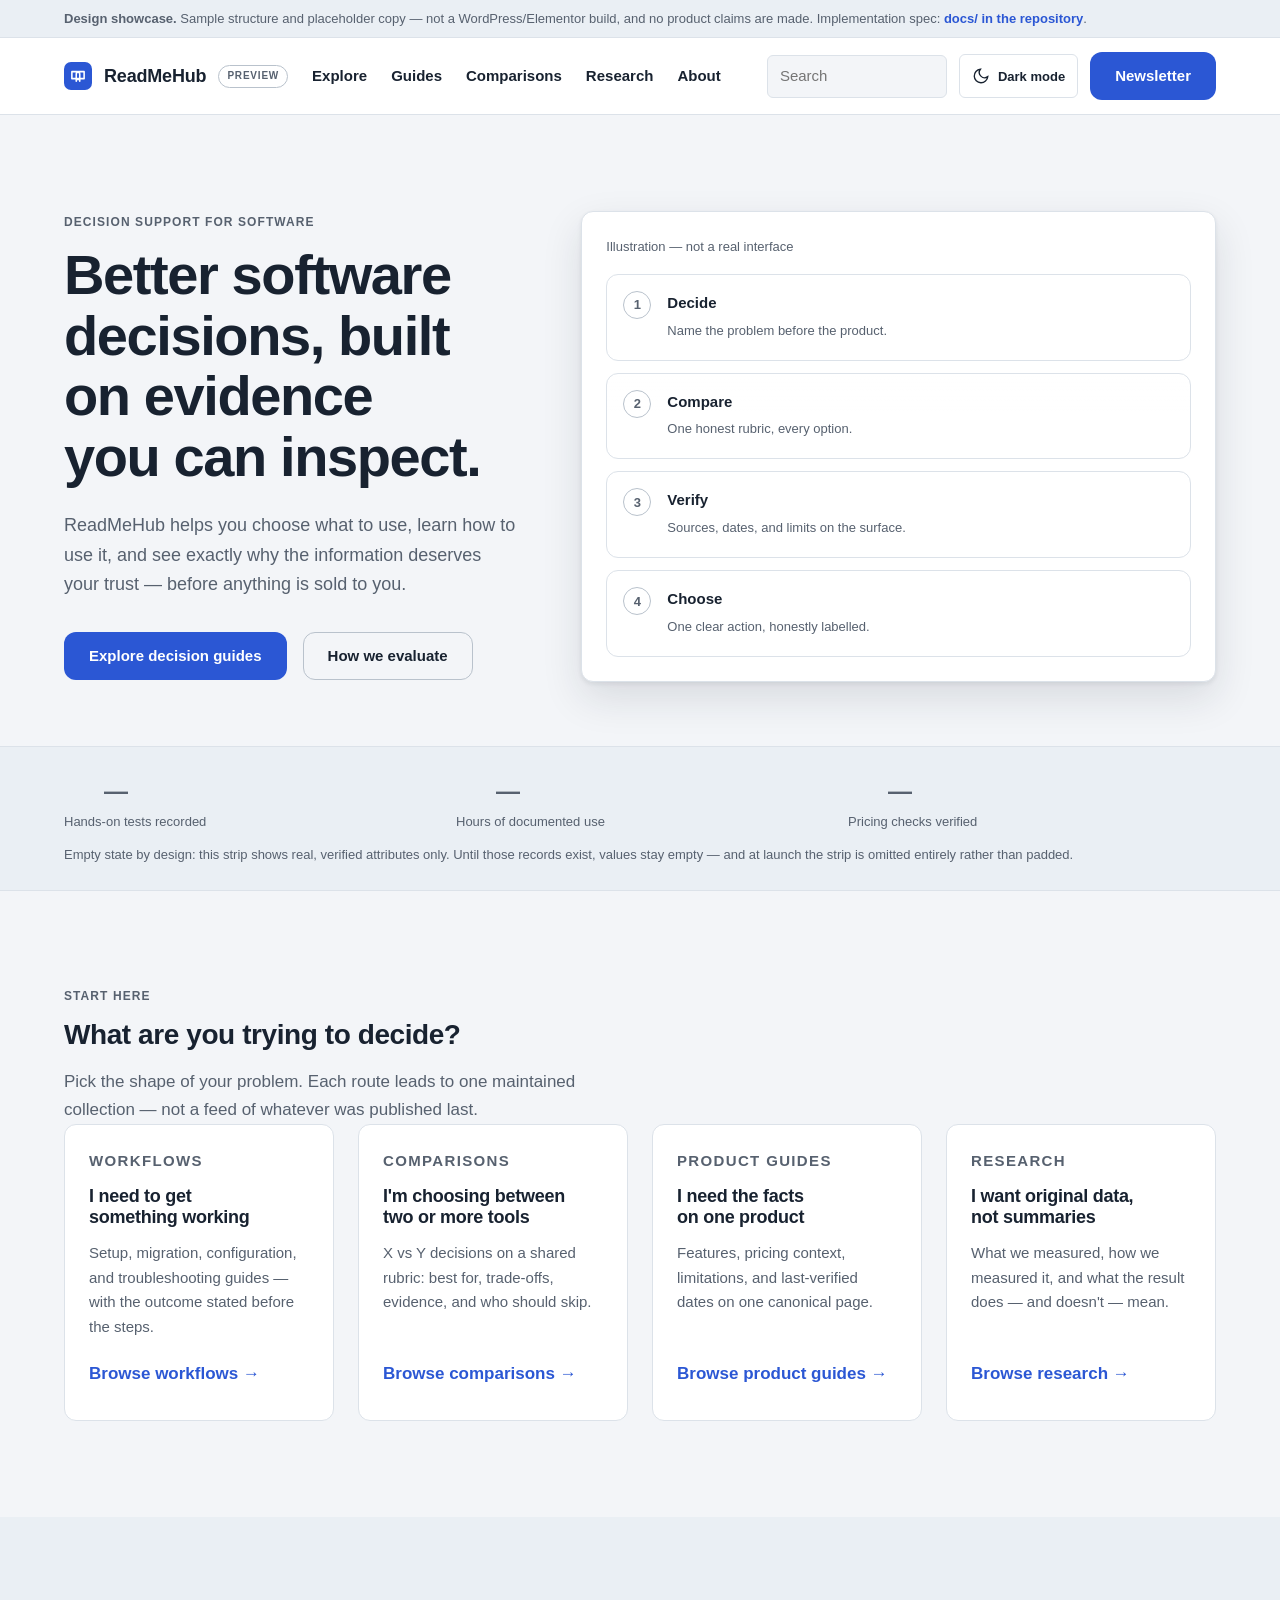
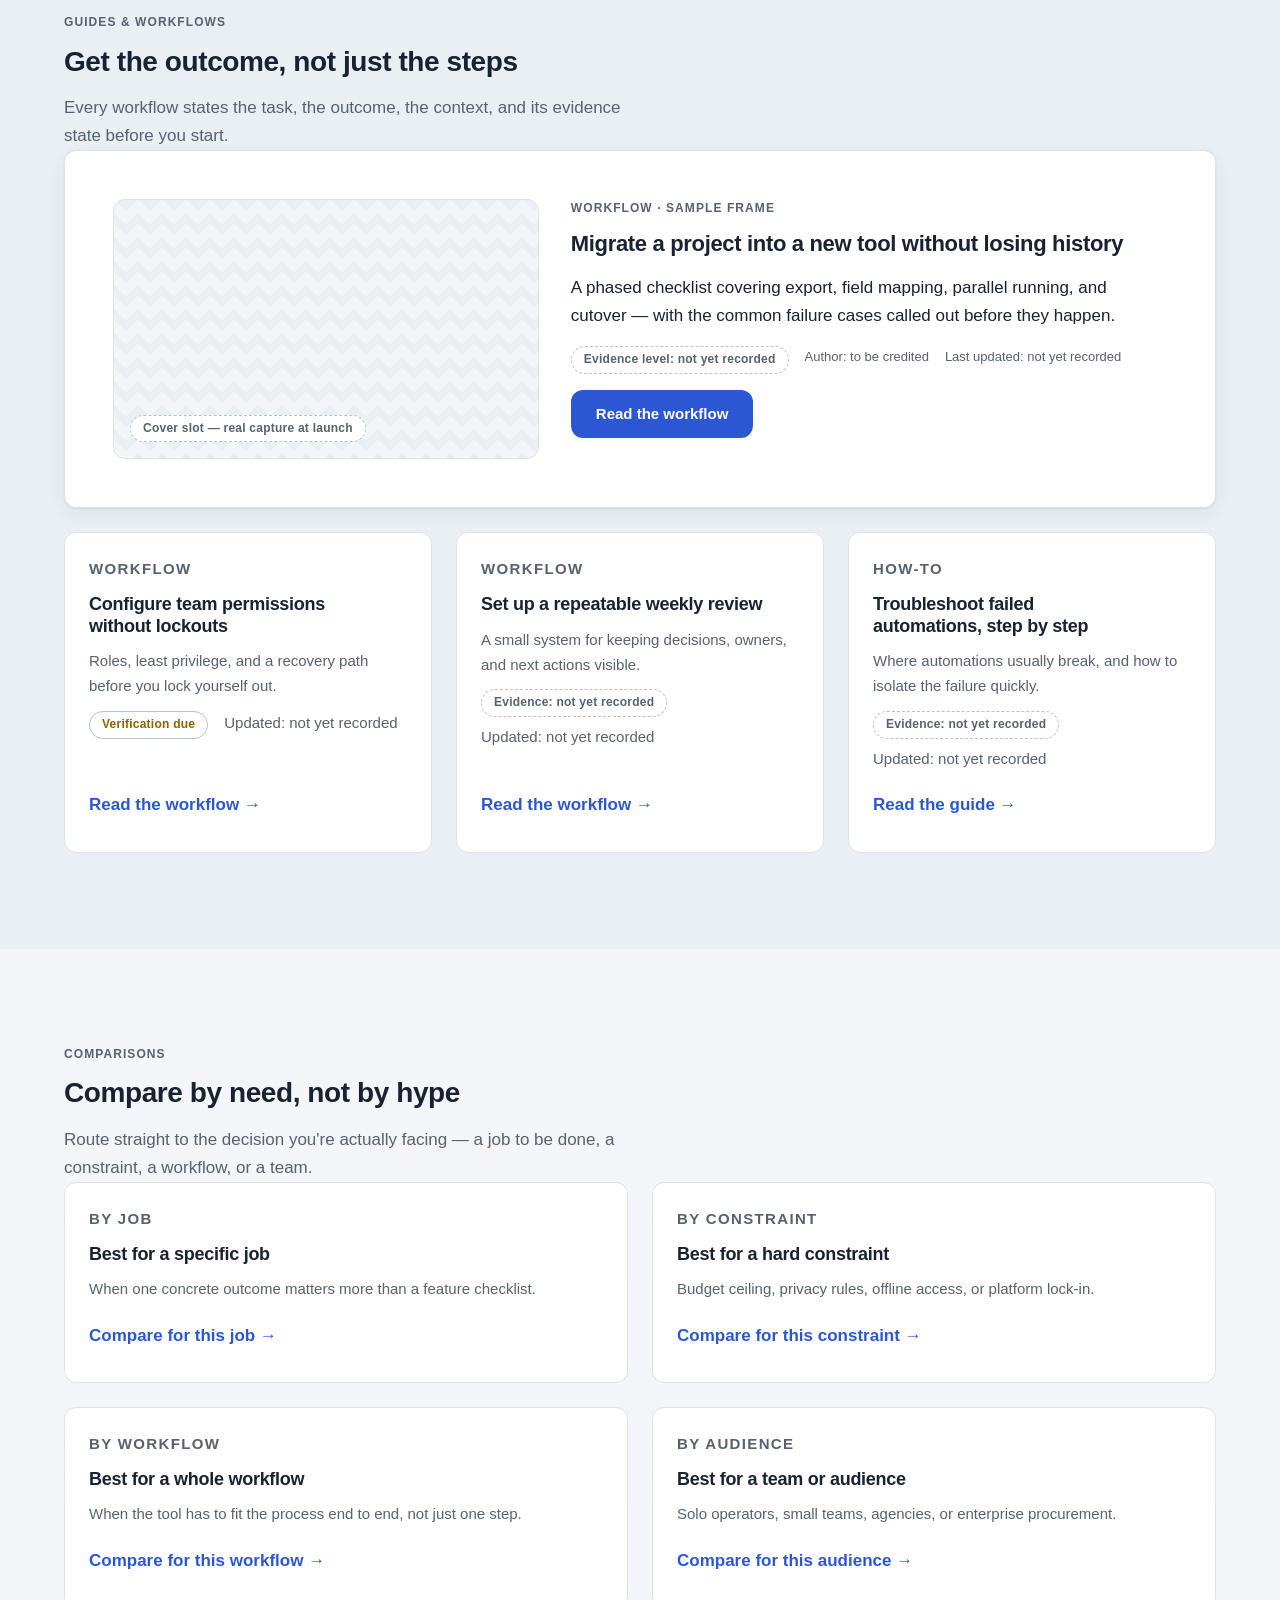
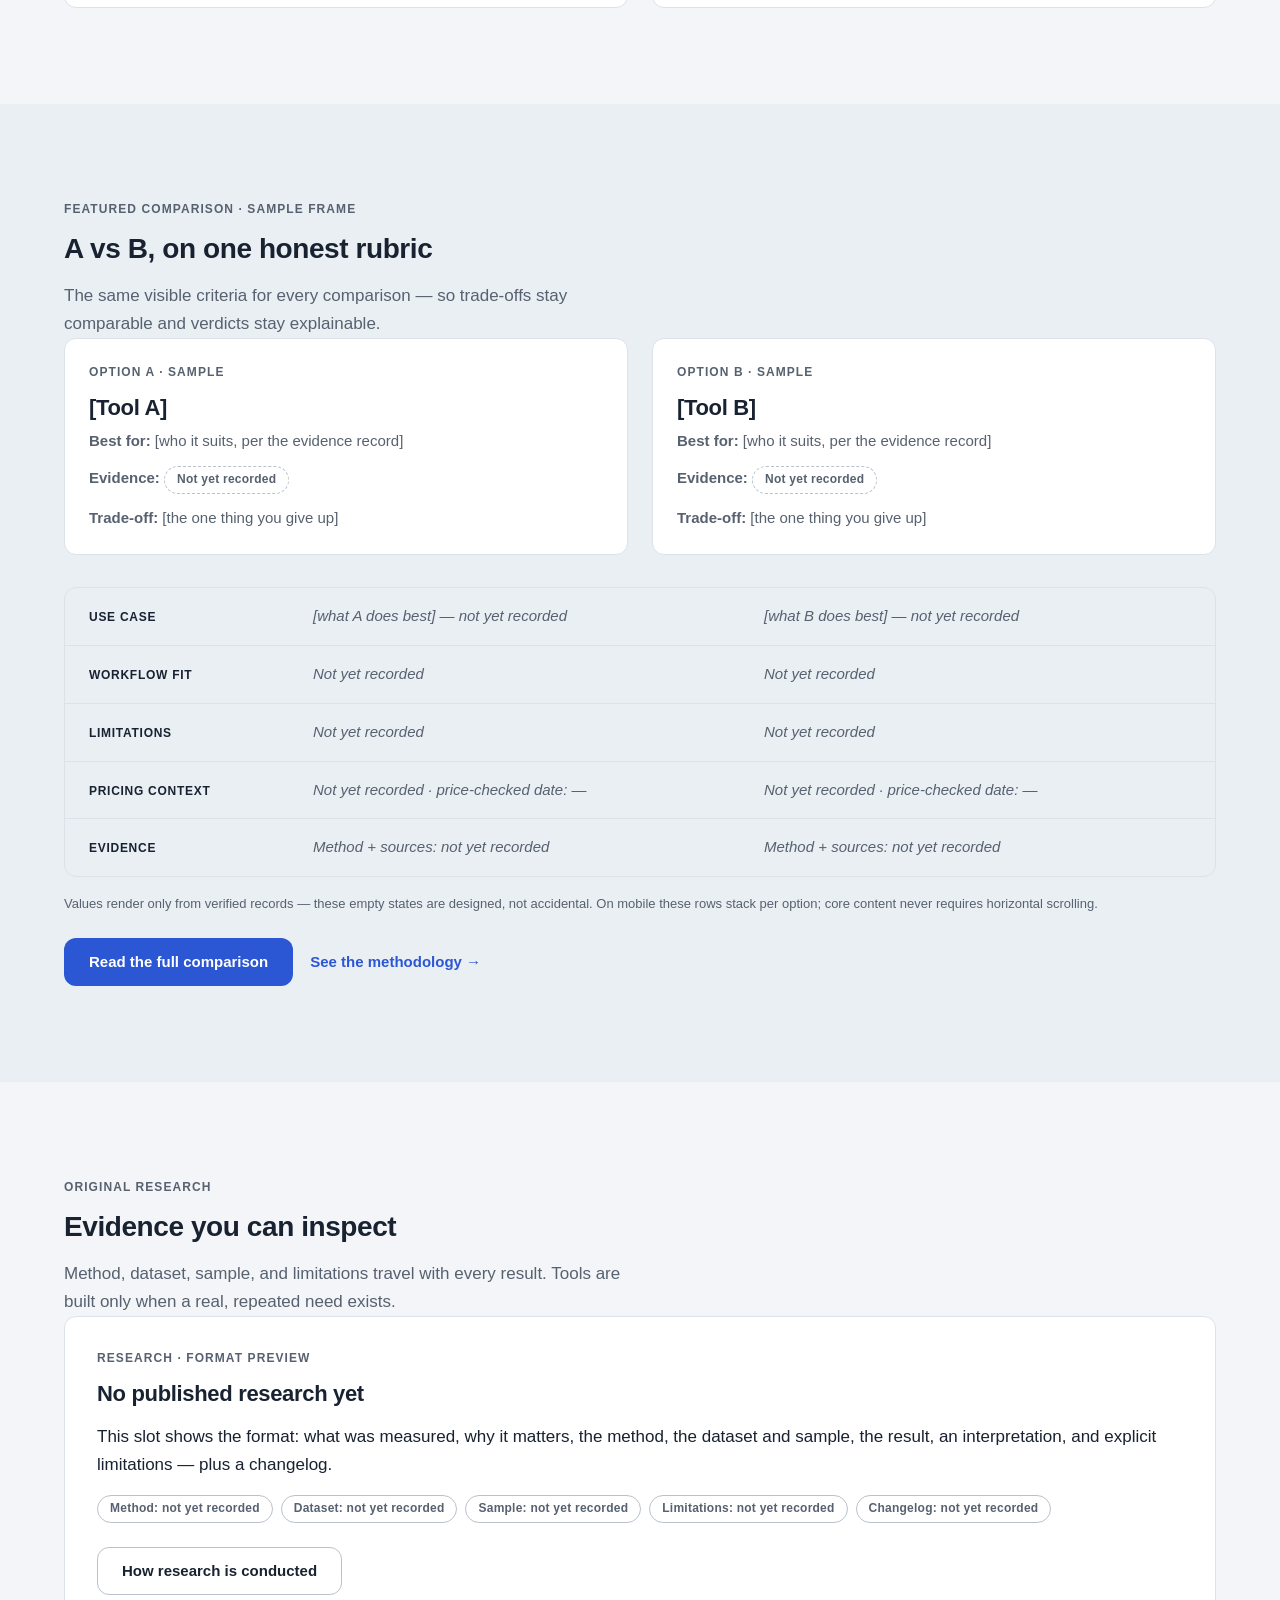
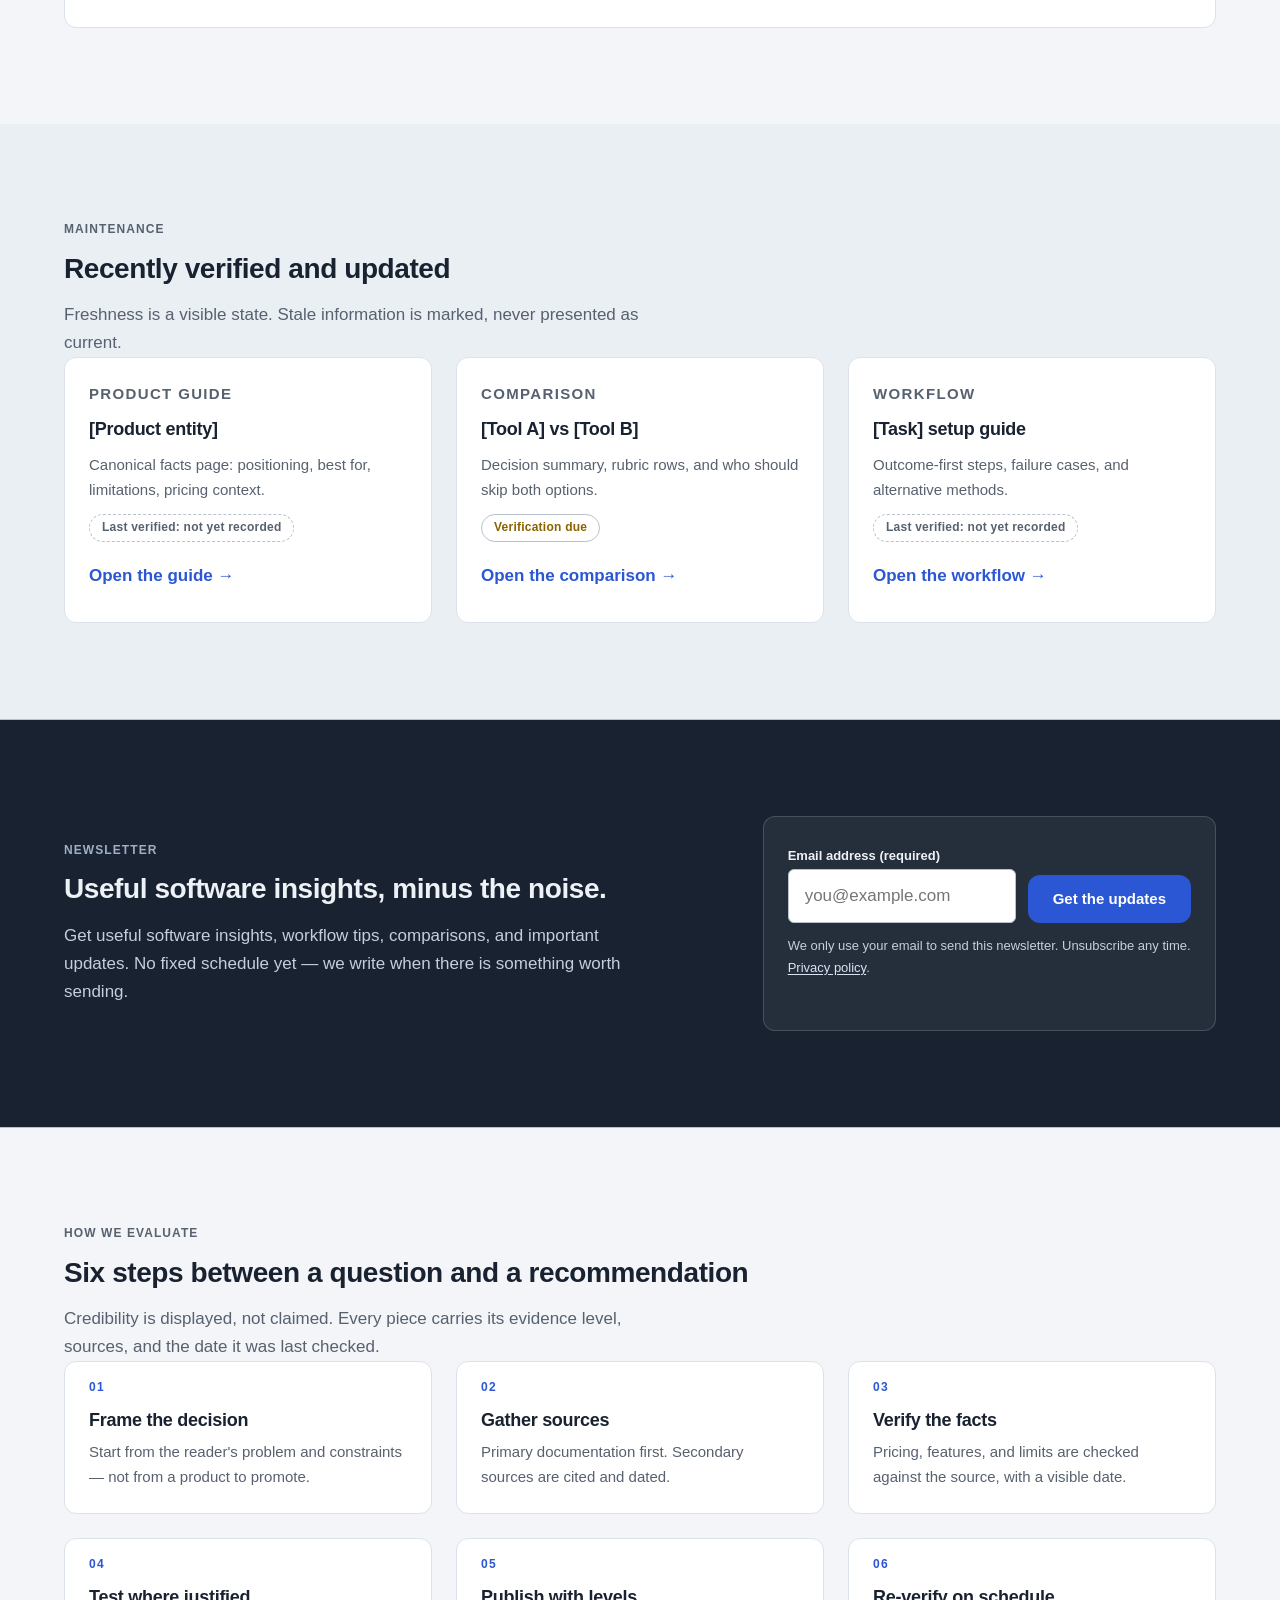
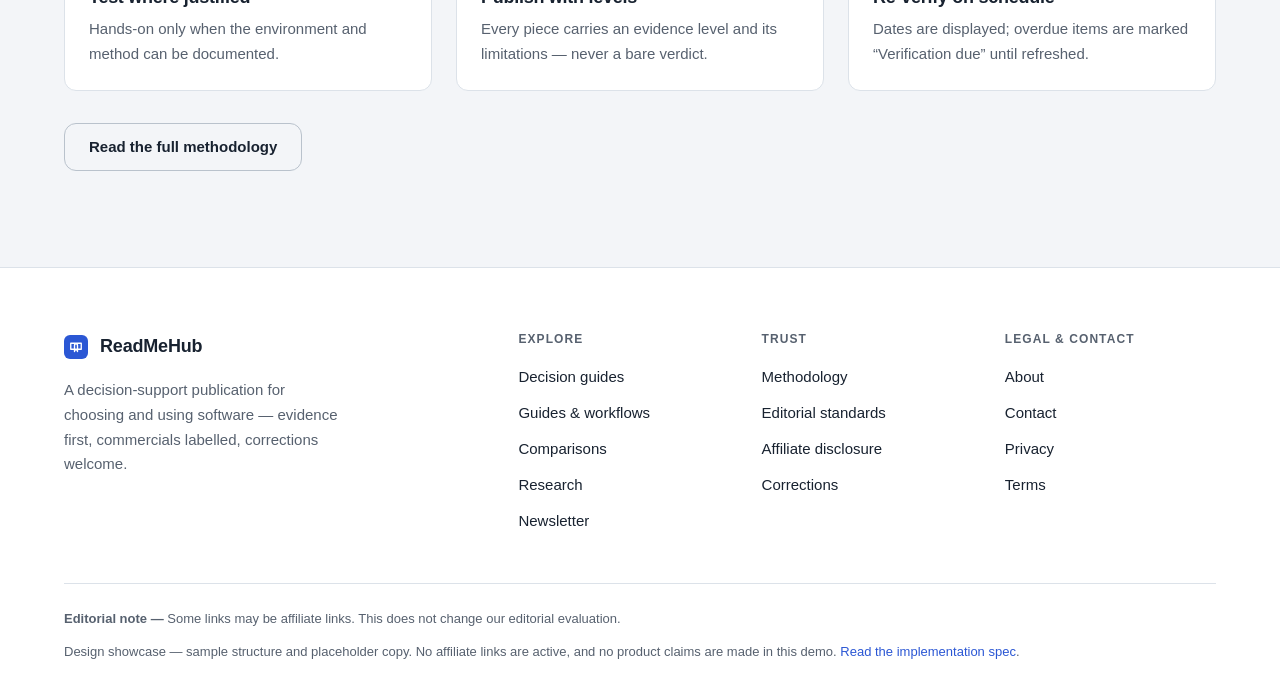
<file: index.html>
<!DOCTYPE html>
<html lang="en" data-theme="light">
<head>
  <meta charset="utf-8">
  <meta name="viewport" content="width=device-width, initial-scale=1">
  <title>ReadMeHub — Better software decisions, built on evidence you can inspect</title>
  <meta name="description" content="ReadMeHub helps you choose what software to use, learn how to use it, and see why the information deserves your trust. Static design showcase — sample structure and placeholder copy; no product claims.">
  <meta property="og:title" content="ReadMeHub — Better software decisions, built on evidence you can inspect">
  <meta property="og:description" content="Decision support for software: workflows, comparisons, product guides, and research — evidence first, commercials labelled.">
  <meta property="og:type" content="website">
  <meta property="og:url" content="https://atikurrion257-create.github.io/readmehubfinalsite/">
  <meta name="twitter:card" content="summary">
  <link rel="icon" href="data:image/svg+xml,%3Csvg xmlns='http://www.w3.org/2000/svg' viewBox='0 0 32 32'%3E%3Crect width='32' height='32' rx='8' fill='%232B57D4'/%3E%3Cpath d='M9 11h6a3 3 0 0 1 3 3v8a3 3 0 0 0-3-3H9zM23 11h-6a3 3 0 0 0-3 3v8a3 3 0 0 1 3-3h6z' fill='none' stroke='white' stroke-width='1.8' stroke-linejoin='round'/%3E%3C/svg%3E">
  <link rel="stylesheet" href="assets/styles.css">
  <script>
    /* Pre-paint theme resolution: saved choice, else system preference. */
    (function () {
      var t = null;
      try { t = localStorage.getItem("rmh-theme"); } catch (e) {}
      if (t !== "light" && t !== "dark") {
        t = window.matchMedia("(prefers-color-scheme: dark)").matches ? "dark" : "light";
      }
      document.documentElement.setAttribute("data-theme", t);
    })();
  </script>
</head>
<body>
  <a class="skip-link" href="#main">Skip to content</a>

  <!-- Honest labelling: this is a design preview, not a shipped product -->
  <div class="preview-note">
    <div class="wrap">
      <strong>Design showcase.</strong> Sample structure and placeholder copy — not a WordPress/Elementor
      build, and no product claims are made. Implementation spec:
      <a href="https://github.com/atikurrion257-create/readmehubfinalsite/blob/main/docs/00-index.md">docs/ in the repository</a>.
    </div>
  </div>

  <!-- 01 Header -->
  <header class="site-header">
    <div class="wrap header-inner">
      <a class="brand" href="#top" aria-label="ReadMeHub home">
        <svg class="brand-mark" width="28" height="28" viewBox="0 0 32 32" aria-hidden="true">
          <rect width="32" height="32" rx="8" fill="currentColor"></rect>
          <path d="M9 11h6a3 3 0 0 1 3 3v8a3 3 0 0 0-3-3H9zM23 11h-6a3 3 0 0 0-3 3v8a3 3 0 0 1 3-3h6z"
                fill="none" stroke="#fff" stroke-width="1.8" stroke-linejoin="round"></path>
        </svg>
        ReadMeHub
        <span class="pill-preview">PREVIEW</span>
      </a>

      <nav class="site-nav" aria-label="Primary">
        <ul class="nav-list">
          <li><a href="#decide">Explore</a></li>
          <li><a href="#workflows">Guides</a></li>
          <li><a href="#compare">Comparisons</a></li>
          <li><a href="#research">Research</a></li>
          <li><a href="#methodology">About</a></li>
        </ul>
      </nav>

      <div class="header-actions">
        <form class="search-form" role="search" data-preview-form>
          <label for="site-search" hidden>Search ReadMeHub</label>
          <input id="site-search" type="search" name="s" placeholder="Search" autocomplete="off">
        </form>

        <button class="icon-btn" type="button" data-theme-toggle aria-pressed="false">
          <svg width="18" height="18" viewBox="0 0 24 24" fill="none" stroke="currentColor"
               stroke-width="1.8" stroke-linecap="round" aria-hidden="true">
            <path d="M21 12.8A9 9 0 1 1 11.2 3 7 7 0 0 0 21 12.8z"></path>
          </svg>
          <span class="toggle-text"><span data-toggle-label>Dark</span> mode</span>
          <span hidden data-toggle-action>Switch to dark mode</span>
        </button>

        <a class="btn btn-primary" href="#newsletter">Newsletter</a>

        <button class="icon-btn menu-btn" type="button" data-menu-toggle
                aria-expanded="false" aria-controls="mobile-nav">
          <svg width="18" height="18" viewBox="0 0 24 24" fill="none" stroke="currentColor"
               stroke-width="1.8" stroke-linecap="round" aria-hidden="true">
            <path d="M4 7h16M4 12h16M4 17h16"></path>
          </svg>
          <span hidden>Open menu</span>
        </button>
      </div>
    </div>

    <nav class="mobile-nav" id="mobile-nav" aria-label="Mobile">
      <div class="wrap">
        <ul class="nav-list">
          <li><a href="#decide">Explore</a></li>
          <li><a href="#workflows">Guides</a></li>
          <li><a href="#compare">Comparisons</a></li>
          <li><a href="#research">Research</a></li>
          <li><a href="#methodology">About</a></li>
          <li><a href="#newsletter">Newsletter</a></li>
        </ul>
        <form class="search-form" role="search" data-preview-form>
          <label for="site-search-m" hidden>Search ReadMeHub</label>
          <input id="site-search-m" type="search" name="s" placeholder="Search" autocomplete="off">
        </form>
      </div>
    </nav>
  </header>

  <main id="main" tabindex="-1">
    <!-- 02 Hero -->
    <section class="hero" id="top" aria-labelledby="hero-h1">
      <div class="wrap hero-grid">
        <div class="hero-copy">
          <p class="eyebrow">Decision support for software</p>
          <h1 id="hero-h1">Better software decisions, built on evidence you can inspect.</h1>
          <p class="hero-support">
            ReadMeHub helps you choose what to use, learn how to use it, and see exactly why the
            information deserves your trust — before anything is sold to you.
          </p>
          <div class="btn-row">
            <a class="btn btn-primary" href="#decide">Explore decision guides</a>
            <a class="btn btn-secondary" href="#methodology">How we evaluate</a>
          </div>
        </div>

        <div class="hero-visual" aria-hidden="true">
          <p class="visual-caption">Illustration — not a real interface</p>
          <ol class="flow-list">
            <li class="flow-item">
              <span class="flow-num">1</span>
              <div><strong>Decide</strong><span>Name the problem before the product.</span></div>
            </li>
            <li class="flow-item">
              <span class="flow-num">2</span>
              <div><strong>Compare</strong><span>One honest rubric, every option.</span></div>
            </li>
            <li class="flow-item">
              <span class="flow-num">3</span>
              <div><strong>Verify</strong><span>Sources, dates, and limits on the surface.</span></div>
            </li>
            <li class="flow-item">
              <span class="flow-num">4</span>
              <div><strong>Choose</strong><span>One clear action, honestly labelled.</span></div>
            </li>
          </ol>
        </div>
      </div>
    </section>

    <!-- 03 Authority / evidence strip — designed empty state -->
    <section class="evidence-strip" aria-label="Evidence attributes">
      <div class="wrap">
        <dl class="stat-row">
          <div>
            <dd class="stat-value">—</dd>
            <dt class="stat-label">Hands-on tests recorded</dt>
          </div>
          <div>
            <dd class="stat-value">—</dd>
            <dt class="stat-label">Hours of documented use</dt>
          </div>
          <div>
            <dd class="stat-value">—</dd>
            <dt class="stat-label">Pricing checks verified</dt>
          </div>
        </dl>
        <p class="strip-note">
          Empty state by design: this strip shows real, verified attributes only. Until those records
          exist, values stay empty — and at launch the strip is omitted entirely rather than padded.
        </p>
      </div>
    </section>

    <!-- 04 What are you trying to decide? -->
    <section class="band" id="decide" aria-labelledby="decide-h2">
      <div class="wrap">
        <div class="module-head">
          <p class="eyebrow">Start here</p>
          <h2 id="decide-h2">What are you trying to decide?</h2>
          <p class="module-lead">
            Pick the shape of your problem. Each route leads to one maintained collection — not a feed
            of whatever was published last.
          </p>
        </div>

        <div class="card-grid cols-4">
          <article class="card">
            <p class="eyebrow">Workflows</p>
            <h3>I need to get something working</h3>
            <p>Setup, migration, configuration, and troubleshooting guides — with the outcome stated
              before the steps.</p>
            <a class="btn-text" href="#workflows">Browse workflows →</a>
          </article>

          <article class="card">
            <p class="eyebrow">Comparisons</p>
            <h3>I'm choosing between two or more tools</h3>
            <p>X vs Y decisions on a shared rubric: best for, trade-offs, evidence, and who should
              skip.</p>
            <a class="btn-text" href="#compare">Browse comparisons →</a>
          </article>

          <article class="card">
            <p class="eyebrow">Product guides</p>
            <h3>I need the facts on one product</h3>
            <p>Features, pricing context, limitations, and last-verified dates on one canonical page.</p>
            <a class="btn-text" href="#verified">Browse product guides →</a>
          </article>

          <article class="card">
            <p class="eyebrow">Research</p>
            <h3>I want original data, not summaries</h3>
            <p>What we measured, how we measured it, and what the result does — and doesn't — mean.</p>
            <a class="btn-text" href="#research">Browse research →</a>
          </article>
        </div>
      </div>
    </section>

    <!-- 05 Featured workflows -->
    <section class="band" id="workflows" aria-labelledby="workflows-h2" style="background: var(--surface-inset);">
      <div class="wrap">
        <div class="module-head">
          <p class="eyebrow">Guides &amp; workflows</p>
          <h2 id="workflows-h2">Get the outcome, not just the steps</h2>
          <p class="module-lead">
            Every workflow states the task, the outcome, the context, and its evidence state before you
            start.
          </p>
        </div>

        <article class="featured-split">
          <div class="featured-cover">
            <span class="badge badge-empty">Cover slot — real capture at launch</span>
          </div>
          <div>
            <p class="eyebrow">Workflow · sample frame</p>
            <h3>Migrate a project into a new tool without losing history</h3>
            <p>
              A phased checklist covering export, field mapping, parallel running, and cutover — with
              the common failure cases called out before they happen.
            </p>
            <p class="card-meta">
              <span class="badge badge-empty">Evidence level: not yet recorded</span>
              <span>Author: to be credited</span>
              <span>Last updated: not yet recorded</span>
            </p>
            <div class="btn-row" style="margin-top: var(--space-4);">
              <a class="btn btn-primary" href="#workflows">Read the workflow</a>
            </div>
          </div>
        </article>

        <div class="card-grid cols-3" style="margin-top: var(--space-5);">
          <article class="card">
            <p class="eyebrow">Workflow</p>
            <h3>Configure team permissions without lockouts</h3>
            <p>Roles, least privilege, and a recovery path before you lock yourself out.</p>
            <p class="card-meta">
              <span class="badge badge-stale">Verification due</span>
              <span>Updated: not yet recorded</span>
            </p>
            <a class="btn-text" href="#workflows">Read the workflow →</a>
          </article>

          <article class="card">
            <p class="eyebrow">Workflow</p>
            <h3>Set up a repeatable weekly review</h3>
            <p>A small system for keeping decisions, owners, and next actions visible.</p>
            <p class="card-meta">
              <span class="badge badge-empty">Evidence: not yet recorded</span>
              <span>Updated: not yet recorded</span>
            </p>
            <a class="btn-text" href="#workflows">Read the workflow →</a>
          </article>

          <article class="card">
            <p class="eyebrow">How-to</p>
            <h3>Troubleshoot failed automations, step by step</h3>
            <p>Where automations usually break, and how to isolate the failure quickly.</p>
            <p class="card-meta">
              <span class="badge badge-empty">Evidence: not yet recorded</span>
              <span>Updated: not yet recorded</span>
            </p>
            <a class="btn-text" href="#workflows">Read the guide →</a>
          </article>
        </div>
      </div>
    </section>

    <!-- 06 Compare by need -->
    <section class="band" id="compare" aria-labelledby="need-h2">
      <div class="wrap">
        <div class="module-head">
          <p class="eyebrow">Comparisons</p>
          <h2 id="need-h2">Compare by need, not by hype</h2>
          <p class="module-lead">
            Route straight to the decision you're actually facing — a job to be done, a constraint, a
            workflow, or a team.
          </p>
        </div>

        <div class="need-grid">
          <article class="card">
            <p class="eyebrow">By job</p>
            <h3>Best for a specific job</h3>
            <p>When one concrete outcome matters more than a feature checklist.</p>
            <a class="btn-text" href="#compare">Compare for this job →</a>
          </article>
          <article class="card">
            <p class="eyebrow">By constraint</p>
            <h3>Best for a hard constraint</h3>
            <p>Budget ceiling, privacy rules, offline access, or platform lock-in.</p>
            <a class="btn-text" href="#compare">Compare for this constraint →</a>
          </article>
          <article class="card">
            <p class="eyebrow">By workflow</p>
            <h3>Best for a whole workflow</h3>
            <p>When the tool has to fit the process end to end, not just one step.</p>
            <a class="btn-text" href="#compare">Compare for this workflow →</a>
          </article>
          <article class="card">
            <p class="eyebrow">By audience</p>
            <h3>Best for a team or audience</h3>
            <p>Solo operators, small teams, agencies, or enterprise procurement.</p>
            <a class="btn-text" href="#compare">Compare for this audience →</a>
          </article>
        </div>
      </div>
    </section>

    <!-- 07 Featured comparison -->
    <section class="band" id="featured-comparison" aria-labelledby="vs-h2" style="background: var(--surface-inset);">
      <div class="wrap">
        <div class="module-head">
          <p class="eyebrow">Featured comparison · sample frame</p>
          <h2 id="vs-h2">A vs B, on one honest rubric</h2>
          <p class="module-lead">
            The same visible criteria for every comparison — so trade-offs stay comparable and verdicts
            stay explainable.
          </p>
        </div>

        <div class="compare-board">
          <div class="verdict-card">
            <p class="eyebrow">Option A · sample</p>
            <h3>[Tool A]</h3>
            <p class="verdict-line"><strong>Best for:</strong> [who it suits, per the evidence record]</p>
            <p class="verdict-line"><strong>Evidence:</strong> <span class="badge badge-empty">Not yet recorded</span></p>
            <p class="verdict-line"><strong>Trade-off:</strong> [the one thing you give up]</p>
          </div>
          <div class="verdict-card">
            <p class="eyebrow">Option B · sample</p>
            <h3>[Tool B]</h3>
            <p class="verdict-line"><strong>Best for:</strong> [who it suits, per the evidence record]</p>
            <p class="verdict-line"><strong>Evidence:</strong> <span class="badge badge-empty">Not yet recorded</span></p>
            <p class="verdict-line"><strong>Trade-off:</strong> [the one thing you give up]</p>
          </div>
        </div>

        <ul class="criteria" aria-label="Comparison criteria (sample structure)">
          <li>
            <span class="crit-name">Use case</span>
            <span class="crit-val empty">[what A does best] — not yet recorded</span>
            <span class="crit-val empty">[what B does best] — not yet recorded</span>
          </li>
          <li>
            <span class="crit-name">Workflow fit</span>
            <span class="crit-val empty">Not yet recorded</span>
            <span class="crit-val empty">Not yet recorded</span>
          </li>
          <li>
            <span class="crit-name">Limitations</span>
            <span class="crit-val empty">Not yet recorded</span>
            <span class="crit-val empty">Not yet recorded</span>
          </li>
          <li>
            <span class="crit-name">Pricing context</span>
            <span class="crit-val empty">Not yet recorded · price-checked date: —</span>
            <span class="crit-val empty">Not yet recorded · price-checked date: —</span>
          </li>
          <li>
            <span class="crit-name">Evidence</span>
            <span class="crit-val empty">Method + sources: not yet recorded</span>
            <span class="crit-val empty">Method + sources: not yet recorded</span>
          </li>
        </ul>

        <p class="compare-note">
          Values render only from verified records — these empty states are designed, not accidental.
          On mobile these rows stack per option; core content never requires horizontal scrolling.
        </p>

        <div class="btn-row" style="margin-top: var(--space-5);">
          <a class="btn btn-primary" href="#featured-comparison">Read the full comparison</a>
          <a class="btn btn-text" href="#methodology">See the methodology →</a>
        </div>
      </div>
    </section>

    <!-- 08 Original research -->
    <section class="band" id="research" aria-labelledby="research-h2">
      <div class="wrap">
        <div class="module-head">
          <p class="eyebrow">Original research</p>
          <h2 id="research-h2">Evidence you can inspect</h2>
          <p class="module-lead">
            Method, dataset, sample, and limitations travel with every result. Tools are built only when
            a real, repeated need exists.
          </p>
        </div>

        <div class="panel">
          <p class="eyebrow">Research · format preview</p>
          <h3>No published research yet</h3>
          <p>
            This slot shows the format: what was measured, why it matters, the method, the dataset and
            sample, the result, an interpretation, and explicit limitations — plus a changelog.
          </p>
          <div class="chip-row">
            <span class="badge">Method: not yet recorded</span>
            <span class="badge">Dataset: not yet recorded</span>
            <span class="badge">Sample: not yet recorded</span>
            <span class="badge">Limitations: not yet recorded</span>
            <span class="badge">Changelog: not yet recorded</span>
          </div>
          <div class="btn-row" style="margin-top: var(--space-5);">
            <a class="btn btn-secondary" href="#methodology">How research is conducted</a>
          </div>
        </div>
      </div>
    </section>

    <!-- 09 Recently verified / updated -->
    <section class="band" id="verified" aria-labelledby="verified-h2" style="background: var(--surface-inset);">
      <div class="wrap">
        <div class="module-head">
          <p class="eyebrow">Maintenance</p>
          <h2 id="verified-h2">Recently verified and updated</h2>
          <p class="module-lead">
            Freshness is a visible state. Stale information is marked, never presented as current.
          </p>
        </div>

        <div class="card-grid cols-3">
          <article class="card">
            <p class="eyebrow">Product guide</p>
            <h3>[Product entity]</h3>
            <p>Canonical facts page: positioning, best for, limitations, pricing context.</p>
            <p class="card-meta">
              <span class="badge badge-empty">Last verified: not yet recorded</span>
            </p>
            <a class="btn-text" href="#verified">Open the guide →</a>
          </article>

          <article class="card">
            <p class="eyebrow">Comparison</p>
            <h3>[Tool A] vs [Tool B]</h3>
            <p>Decision summary, rubric rows, and who should skip both options.</p>
            <p class="card-meta">
              <span class="badge badge-stale">Verification due</span>
            </p>
            <a class="btn-text" href="#featured-comparison">Open the comparison →</a>
          </article>

          <article class="card">
            <p class="eyebrow">Workflow</p>
            <h3>[Task] setup guide</h3>
            <p>Outcome-first steps, failure cases, and alternative methods.</p>
            <p class="card-meta">
              <span class="badge badge-empty">Last verified: not yet recorded</span>
            </p>
            <a class="btn-text" href="#workflows">Open the workflow →</a>
          </article>
        </div>
      </div>
    </section>

    <!-- 10 Newsletter (the one inverse conversion band) -->
    <section class="band band-inverse" id="newsletter" aria-labelledby="newsletter-h2">
      <div class="wrap newsletter-grid">
        <div class="module-head">
          <p class="eyebrow">Newsletter</p>
          <h2 id="newsletter-h2">Useful software insights, minus the noise.</h2>
          <p class="module-lead" style="margin-bottom: 0;">
            Get useful software insights, workflow tips, comparisons, and important updates. No fixed
            schedule yet — we write when there is something worth sending.
          </p>
        </div>

        <form class="newsletter-form" data-preview-form>
          <div class="field-row">
            <div>
              <label for="nl-email">Email address (required)</label>
              <input id="nl-email" type="email" name="email" required autocomplete="email"
                     placeholder="you@example.com" style="width: 100%;">
            </div>
            <button class="btn btn-primary" type="submit" style="align-self: end;">Get the updates</button>
          </div>
          <p class="form-note">
            We only use your email to send this newsletter. Unsubscribe any time.
            <a href="#newsletter">Privacy policy</a>.
          </p>
          <p class="form-status" data-form-status role="status"></p>
        </form>
      </div>
    </section>

    <!-- 11 Methodology / how we evaluate -->
    <section class="band" id="methodology" aria-labelledby="method-h2">
      <div class="wrap">
        <div class="module-head">
          <p class="eyebrow">How we evaluate</p>
          <h2 id="method-h2">Six steps between a question and a recommendation</h2>
          <p class="module-lead">
            Credibility is displayed, not claimed. Every piece carries its evidence level, sources, and
            the date it was last checked.
          </p>
        </div>

        <ol class="step-grid" style="margin: 0; padding: 0; list-style: none;">
          <li class="step">
            <h3>Frame the decision</h3>
            <p>Start from the reader's problem and constraints — not from a product to promote.</p>
          </li>
          <li class="step">
            <h3>Gather sources</h3>
            <p>Primary documentation first. Secondary sources are cited and dated.</p>
          </li>
          <li class="step">
            <h3>Verify the facts</h3>
            <p>Pricing, features, and limits are checked against the source, with a visible date.</p>
          </li>
          <li class="step">
            <h3>Test where justified</h3>
            <p>Hands-on only when the environment and method can be documented.</p>
          </li>
          <li class="step">
            <h3>Publish with levels</h3>
            <p>Every piece carries an evidence level and its limitations — never a bare verdict.</p>
          </li>
          <li class="step">
            <h3>Re-verify on schedule</h3>
            <p>Dates are displayed; overdue items are marked “Verification due” until refreshed.</p>
          </li>
        </ol>

        <div class="btn-row" style="margin-top: var(--space-6);">
          <a class="btn btn-secondary" href="#methodology">Read the full methodology</a>
        </div>
      </div>
    </section>
  </main>

  <!-- 12 Footer -->
  <footer class="site-footer" aria-label="Footer">
    <div class="wrap">
      <div class="footer-grid">
        <div>
          <a class="brand" href="#top" style="margin-bottom: var(--space-4);">
            <svg class="brand-mark" width="24" height="24" viewBox="0 0 32 32" aria-hidden="true">
              <rect width="32" height="32" rx="8" fill="currentColor"></rect>
              <path d="M9 11h6a3 3 0 0 1 3 3v8a3 3 0 0 0-3-3H9zM23 11h-6a3 3 0 0 0-3 3v8a3 3 0 0 1 3-3h6z"
                    fill="none" stroke="#fff" stroke-width="1.8" stroke-linejoin="round"></path>
            </svg>
            ReadMeHub
          </a>
          <p class="footer-about">
            A decision-support publication for choosing and using software — evidence first,
            commercials labelled, corrections welcome.
          </p>
        </div>

        <nav aria-label="Explore">
          <h2>Explore</h2>
          <ul class="footer-list">
            <li><a href="#decide">Decision guides</a></li>
            <li><a href="#workflows">Guides &amp; workflows</a></li>
            <li><a href="#compare">Comparisons</a></li>
            <li><a href="#research">Research</a></li>
            <li><a href="#newsletter">Newsletter</a></li>
          </ul>
        </nav>

        <nav aria-label="Trust">
          <h2>Trust</h2>
          <ul class="footer-list">
            <li><a href="#methodology">Methodology</a></li>
            <li><a href="#methodology">Editorial standards</a></li>
            <li><a href="#methodology">Affiliate disclosure</a></li>
            <li><a href="#methodology">Corrections</a></li>
          </ul>
        </nav>

        <nav aria-label="Legal and contact">
          <h2>Legal &amp; contact</h2>
          <ul class="footer-list">
            <li><a href="#newsletter">About</a></li>
            <li><a href="#newsletter">Contact</a></li>
            <li><a href="#newsletter">Privacy</a></li>
            <li><a href="#newsletter">Terms</a></li>
          </ul>
        </nav>
      </div>

      <div class="footer-bottom">
        <p style="margin: 0;">
          <strong>Editorial note —</strong> Some links may be affiliate links. This does not change our
          editorial evaluation.
        </p>
        <p style="margin: 0;">
          Design showcase — sample structure and placeholder copy. No affiliate links are active, and no
          product claims are made in this demo.
          <a href="https://github.com/atikurrion257-create/readmehubfinalsite/blob/main/docs/00-index.md">Read the implementation spec</a>.
        </p>
      </div>
    </div>
  </footer>

  <script src="assets/theme.js" defer></script>
</body>
</html>
</file>
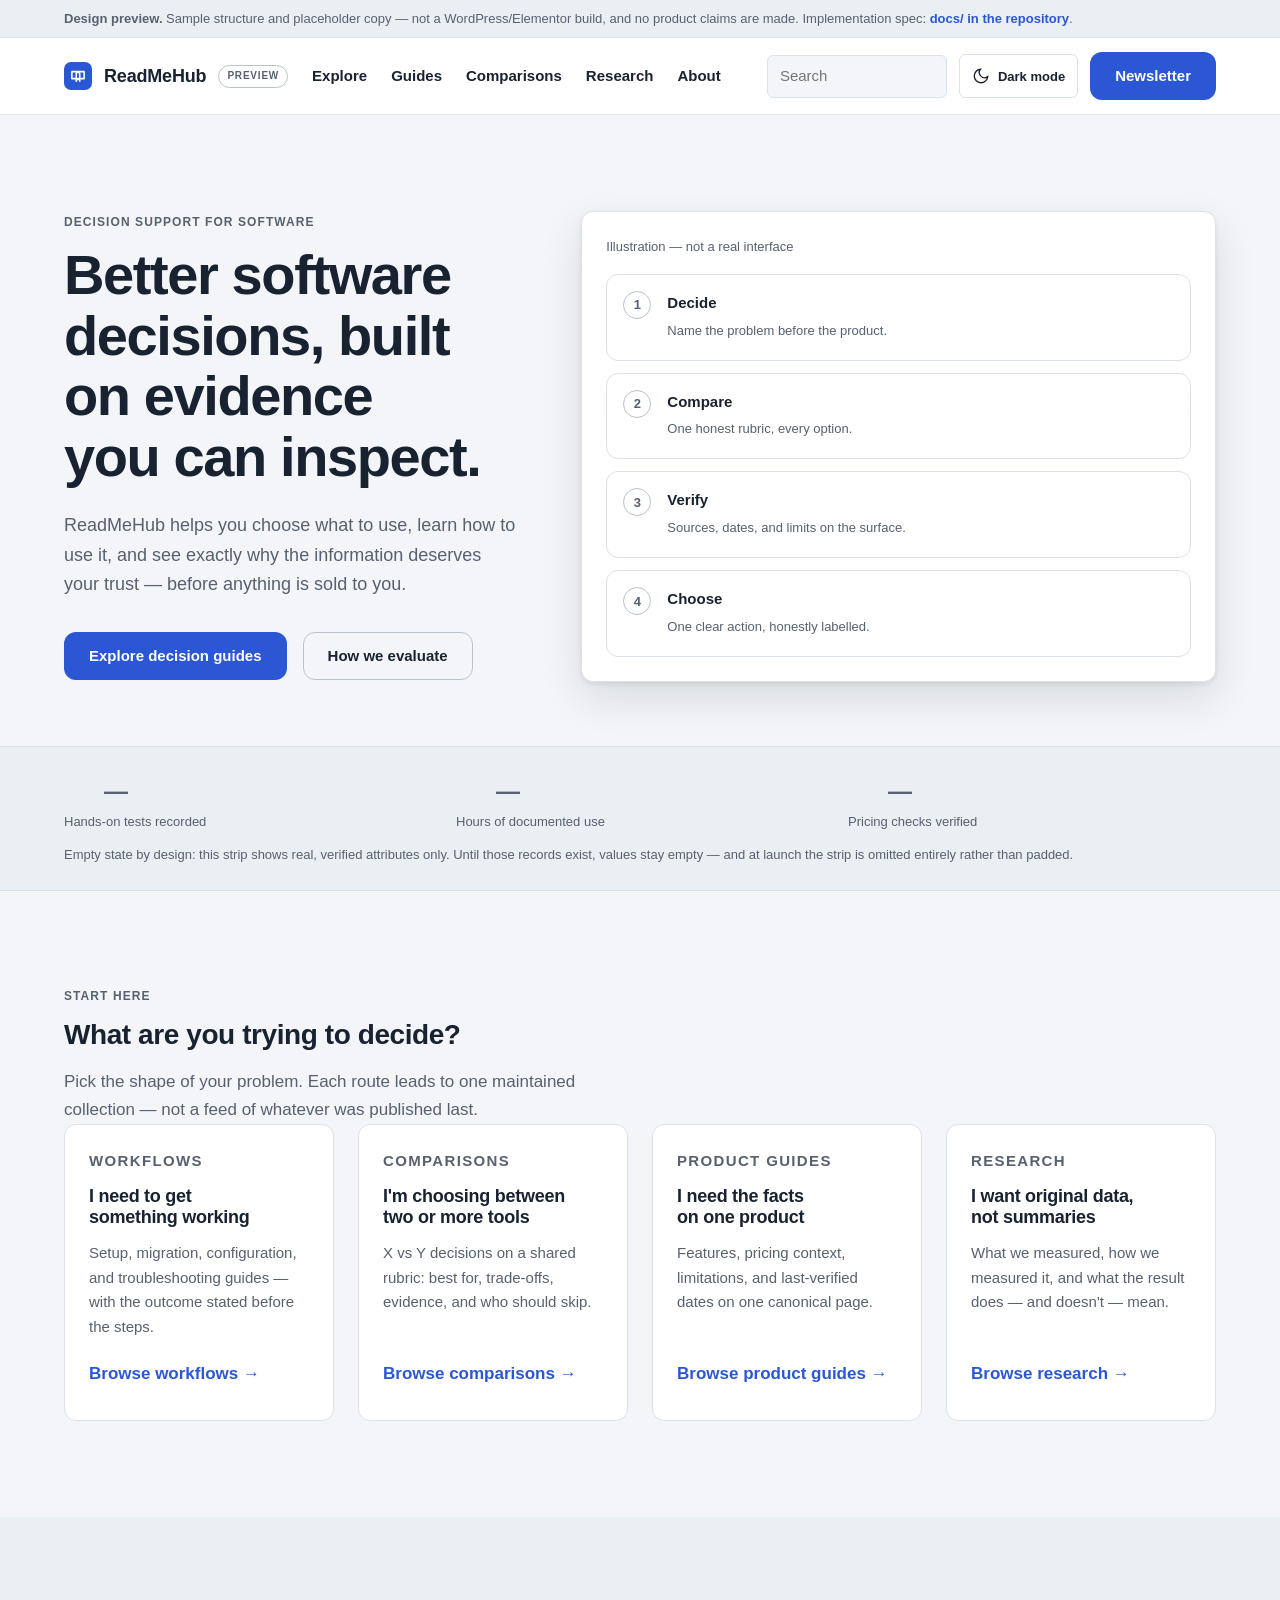
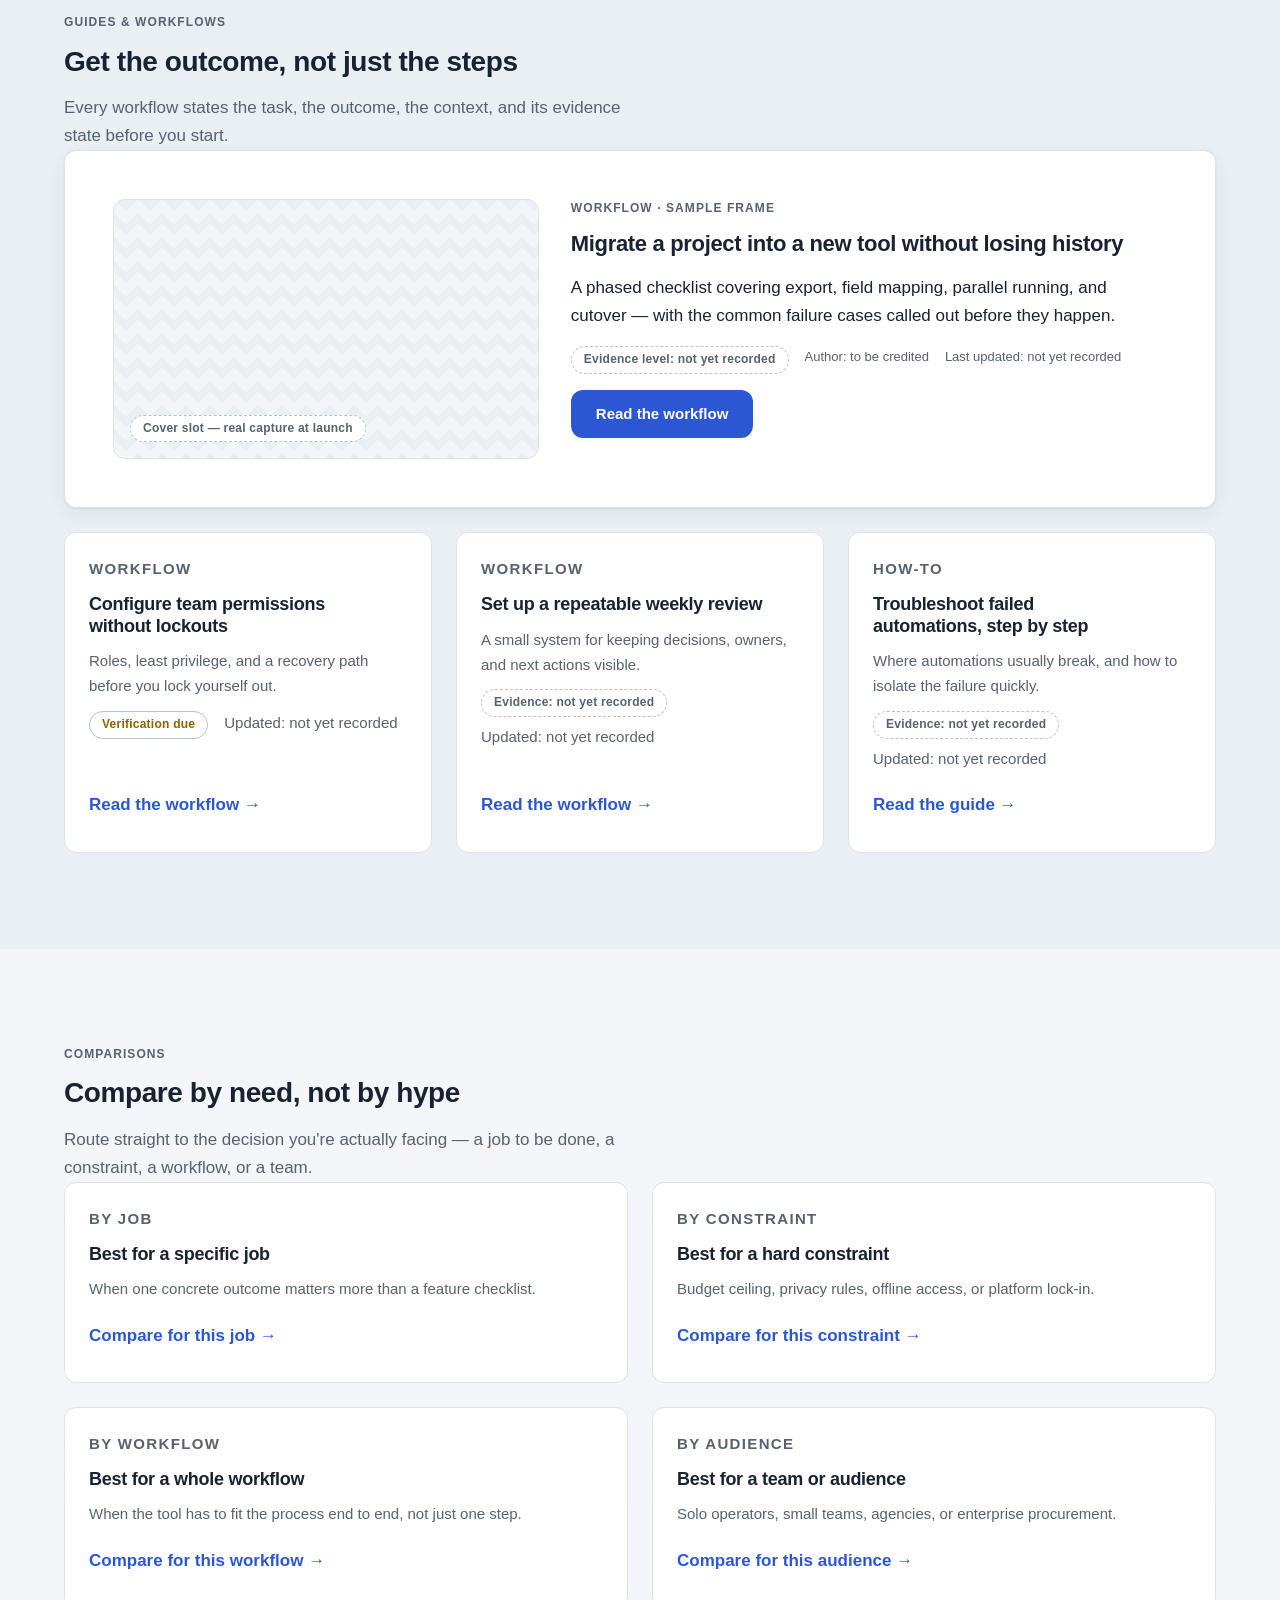
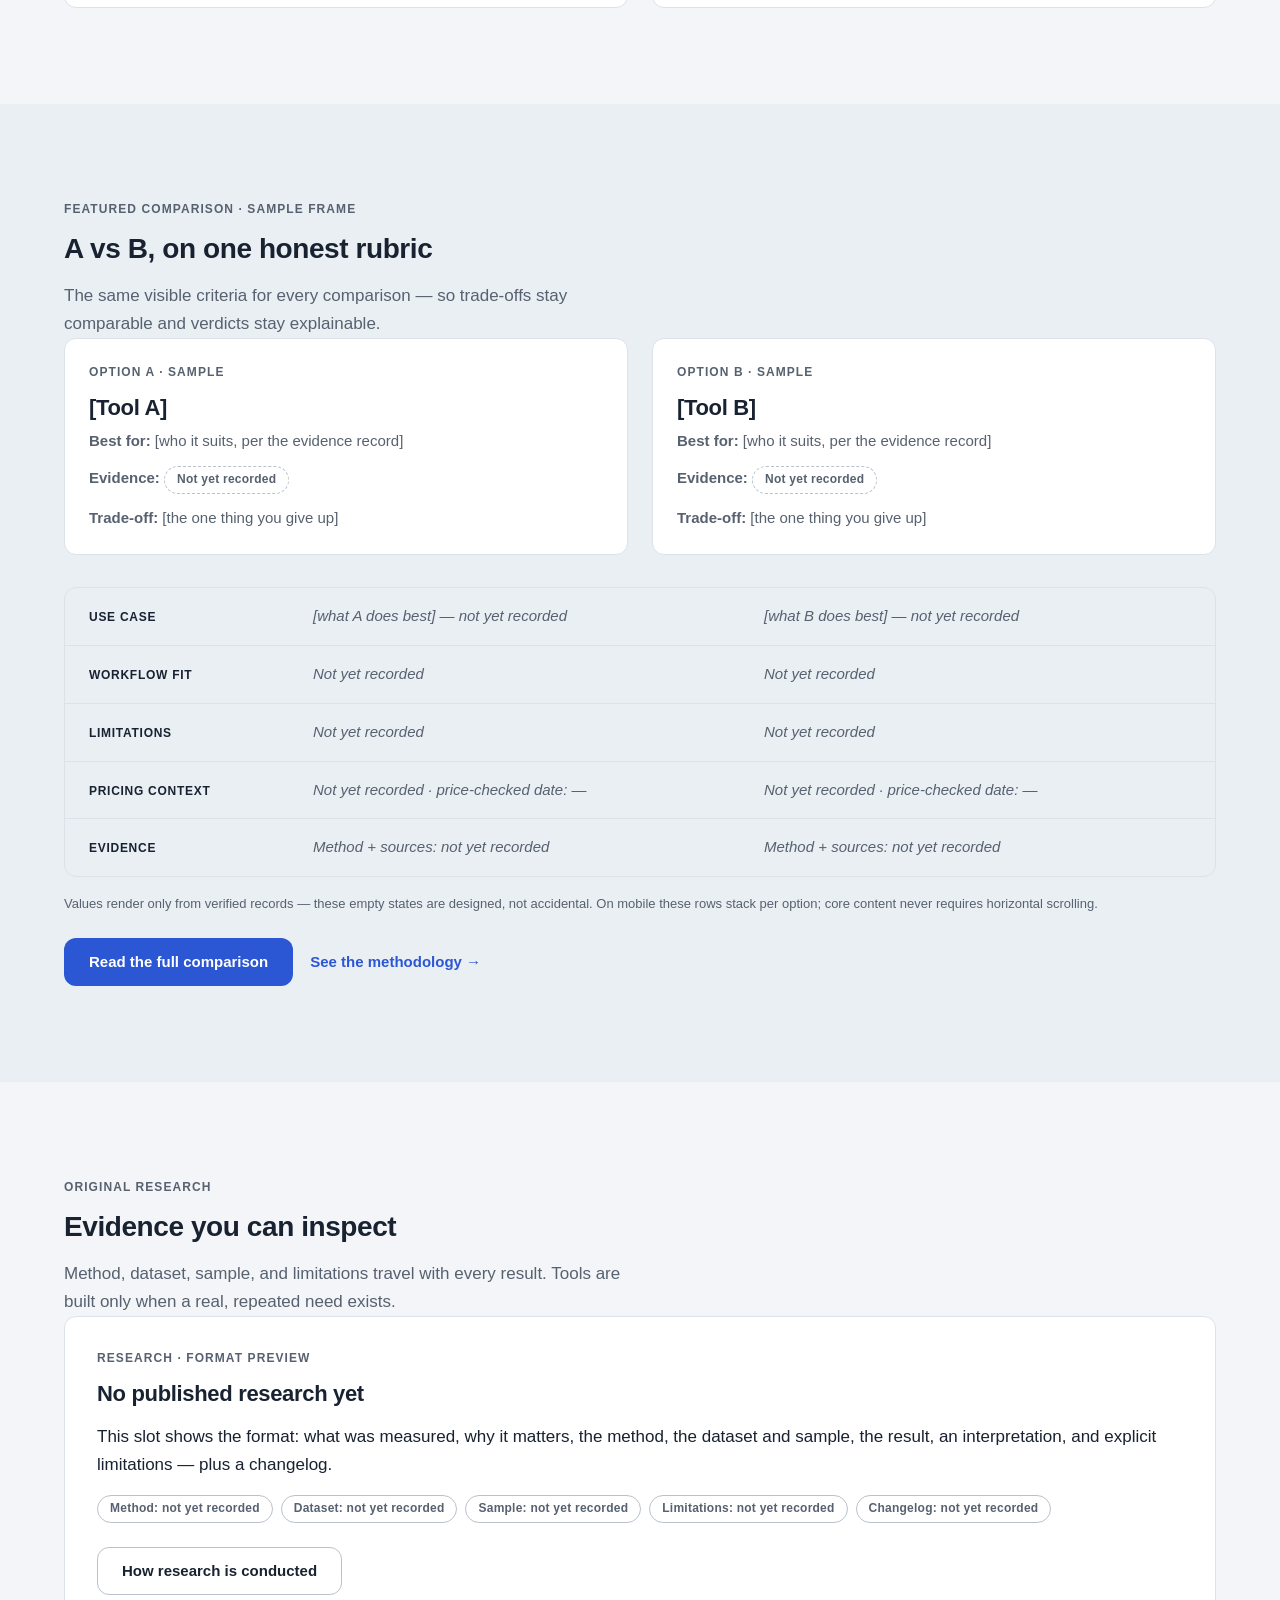
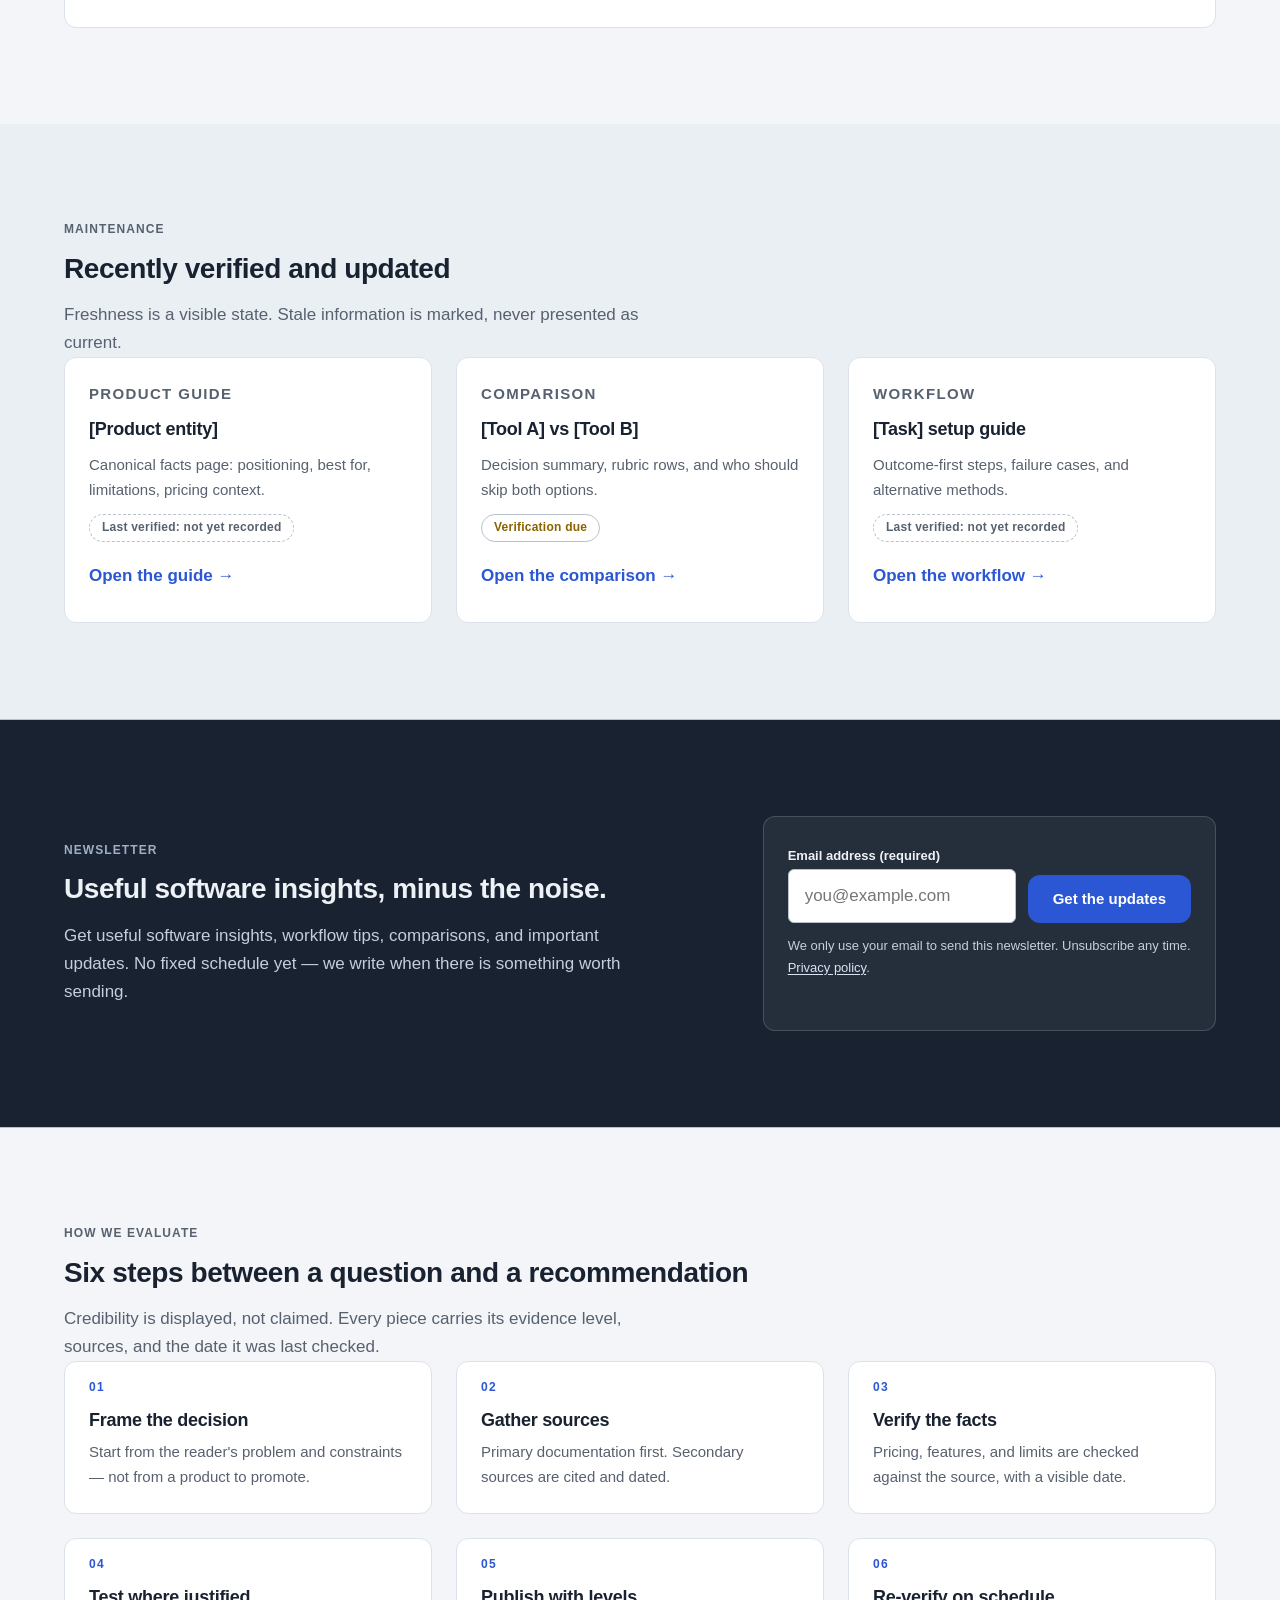
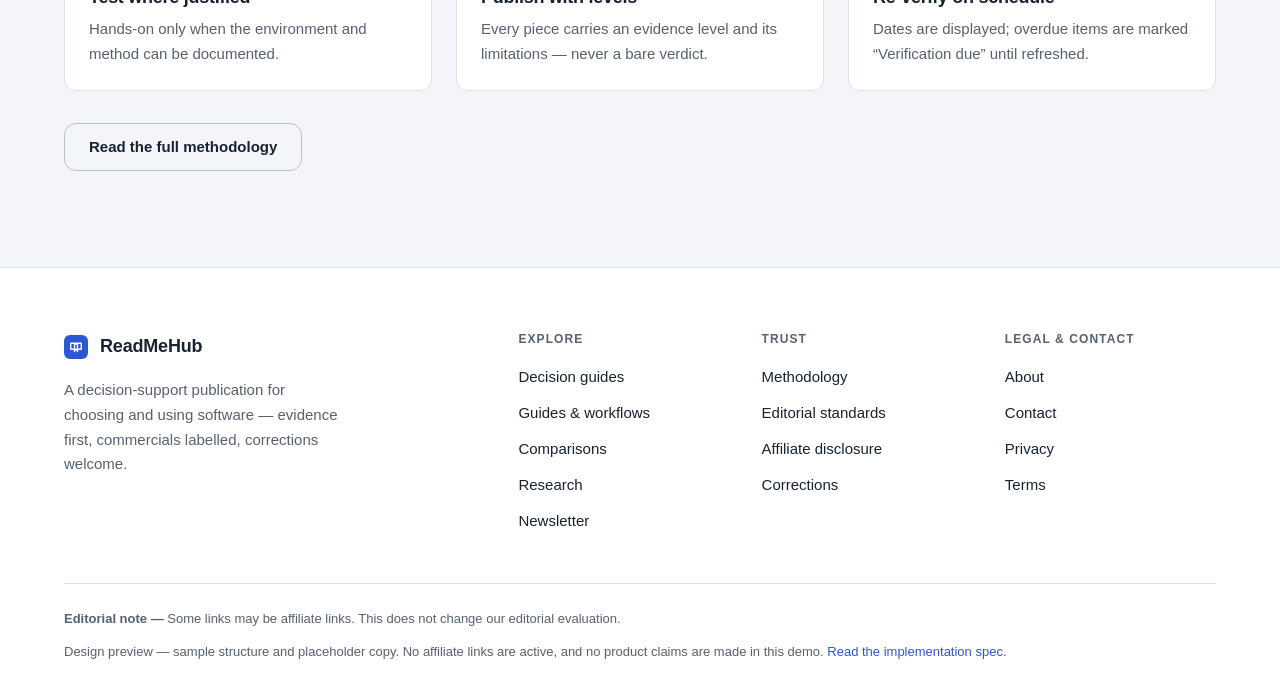
<file: preview/index.html>
<!DOCTYPE html>
<html lang="en" data-theme="light">
<head>
  <meta charset="utf-8">
  <meta name="viewport" content="width=device-width, initial-scale=1">
  <title>ReadMeHub — Design Preview</title>
  <meta name="description" content="Static design preview of ReadMeHub, an editorial-first decision-support publication. Sample structure and placeholder copy — no product claims.">
  <link rel="icon" href="data:image/svg+xml,%3Csvg xmlns='http://www.w3.org/2000/svg' viewBox='0 0 32 32'%3E%3Crect width='32' height='32' rx='8' fill='%232B57D4'/%3E%3Cpath d='M9 11h6a3 3 0 0 1 3 3v8a3 3 0 0 0-3-3H9zM23 11h-6a3 3 0 0 0-3 3v8a3 3 0 0 1 3-3h6z' fill='none' stroke='white' stroke-width='1.8' stroke-linejoin='round'/%3E%3C/svg%3E">
  <link rel="stylesheet" href="assets/styles.css">
  <script>
    /* Pre-paint theme resolution: saved choice, else system preference. */
    (function () {
      var t = null;
      try { t = localStorage.getItem("rmh-theme"); } catch (e) {}
      if (t !== "light" && t !== "dark") {
        t = window.matchMedia("(prefers-color-scheme: dark)").matches ? "dark" : "light";
      }
      document.documentElement.setAttribute("data-theme", t);
    })();
  </script>
</head>
<body>
  <a class="skip-link" href="#main">Skip to content</a>

  <!-- Honest labelling: this is a design preview, not a shipped product -->
  <div class="preview-note">
    <div class="wrap">
      <strong>Design preview.</strong> Sample structure and placeholder copy — not a WordPress/Elementor
      build, and no product claims are made. Implementation spec:
      <a href="../docs/00-index.md">docs/ in the repository</a>.
    </div>
  </div>

  <!-- 01 Header -->
  <header class="site-header">
    <div class="wrap header-inner">
      <a class="brand" href="#top" aria-label="ReadMeHub home">
        <svg class="brand-mark" width="28" height="28" viewBox="0 0 32 32" aria-hidden="true">
          <rect width="32" height="32" rx="8" fill="currentColor"></rect>
          <path d="M9 11h6a3 3 0 0 1 3 3v8a3 3 0 0 0-3-3H9zM23 11h-6a3 3 0 0 0-3 3v8a3 3 0 0 1 3-3h6z"
                fill="none" stroke="#fff" stroke-width="1.8" stroke-linejoin="round"></path>
        </svg>
        ReadMeHub
        <span class="pill-preview">PREVIEW</span>
      </a>

      <nav class="site-nav" aria-label="Primary">
        <ul class="nav-list">
          <li><a href="#decide">Explore</a></li>
          <li><a href="#workflows">Guides</a></li>
          <li><a href="#compare">Comparisons</a></li>
          <li><a href="#research">Research</a></li>
          <li><a href="#methodology">About</a></li>
        </ul>
      </nav>

      <div class="header-actions">
        <form class="search-form" role="search" data-preview-form>
          <label for="site-search" hidden>Search ReadMeHub</label>
          <input id="site-search" type="search" name="s" placeholder="Search" autocomplete="off">
        </form>

        <button class="icon-btn" type="button" data-theme-toggle aria-pressed="false">
          <svg width="18" height="18" viewBox="0 0 24 24" fill="none" stroke="currentColor"
               stroke-width="1.8" stroke-linecap="round" aria-hidden="true">
            <path d="M21 12.8A9 9 0 1 1 11.2 3 7 7 0 0 0 21 12.8z"></path>
          </svg>
          <span class="toggle-text"><span data-toggle-label>Dark</span> mode</span>
          <span hidden data-toggle-action>Switch to dark mode</span>
        </button>

        <a class="btn btn-primary" href="#newsletter">Newsletter</a>

        <button class="icon-btn menu-btn" type="button" data-menu-toggle
                aria-expanded="false" aria-controls="mobile-nav">
          <svg width="18" height="18" viewBox="0 0 24 24" fill="none" stroke="currentColor"
               stroke-width="1.8" stroke-linecap="round" aria-hidden="true">
            <path d="M4 7h16M4 12h16M4 17h16"></path>
          </svg>
          <span hidden>Open menu</span>
        </button>
      </div>
    </div>

    <nav class="mobile-nav" id="mobile-nav" aria-label="Mobile">
      <div class="wrap">
        <ul class="nav-list">
          <li><a href="#decide">Explore</a></li>
          <li><a href="#workflows">Guides</a></li>
          <li><a href="#compare">Comparisons</a></li>
          <li><a href="#research">Research</a></li>
          <li><a href="#methodology">About</a></li>
          <li><a href="#newsletter">Newsletter</a></li>
        </ul>
        <form class="search-form" role="search" data-preview-form>
          <label for="site-search-m" hidden>Search ReadMeHub</label>
          <input id="site-search-m" type="search" name="s" placeholder="Search" autocomplete="off">
        </form>
      </div>
    </nav>
  </header>

  <main id="main" tabindex="-1">
    <!-- 02 Hero -->
    <section class="hero" id="top" aria-labelledby="hero-h1">
      <div class="wrap hero-grid">
        <div class="hero-copy">
          <p class="eyebrow">Decision support for software</p>
          <h1 id="hero-h1">Better software decisions, built on evidence you can inspect.</h1>
          <p class="hero-support">
            ReadMeHub helps you choose what to use, learn how to use it, and see exactly why the
            information deserves your trust — before anything is sold to you.
          </p>
          <div class="btn-row">
            <a class="btn btn-primary" href="#decide">Explore decision guides</a>
            <a class="btn btn-secondary" href="#methodology">How we evaluate</a>
          </div>
        </div>

        <div class="hero-visual" aria-hidden="true">
          <p class="visual-caption">Illustration — not a real interface</p>
          <ol class="flow-list">
            <li class="flow-item">
              <span class="flow-num">1</span>
              <div><strong>Decide</strong><span>Name the problem before the product.</span></div>
            </li>
            <li class="flow-item">
              <span class="flow-num">2</span>
              <div><strong>Compare</strong><span>One honest rubric, every option.</span></div>
            </li>
            <li class="flow-item">
              <span class="flow-num">3</span>
              <div><strong>Verify</strong><span>Sources, dates, and limits on the surface.</span></div>
            </li>
            <li class="flow-item">
              <span class="flow-num">4</span>
              <div><strong>Choose</strong><span>One clear action, honestly labelled.</span></div>
            </li>
          </ol>
        </div>
      </div>
    </section>

    <!-- 03 Authority / evidence strip — designed empty state -->
    <section class="evidence-strip" aria-label="Evidence attributes">
      <div class="wrap">
        <dl class="stat-row">
          <div>
            <dd class="stat-value">—</dd>
            <dt class="stat-label">Hands-on tests recorded</dt>
          </div>
          <div>
            <dd class="stat-value">—</dd>
            <dt class="stat-label">Hours of documented use</dt>
          </div>
          <div>
            <dd class="stat-value">—</dd>
            <dt class="stat-label">Pricing checks verified</dt>
          </div>
        </dl>
        <p class="strip-note">
          Empty state by design: this strip shows real, verified attributes only. Until those records
          exist, values stay empty — and at launch the strip is omitted entirely rather than padded.
        </p>
      </div>
    </section>

    <!-- 04 What are you trying to decide? -->
    <section class="band" id="decide" aria-labelledby="decide-h2">
      <div class="wrap">
        <div class="module-head">
          <p class="eyebrow">Start here</p>
          <h2 id="decide-h2">What are you trying to decide?</h2>
          <p class="module-lead">
            Pick the shape of your problem. Each route leads to one maintained collection — not a feed
            of whatever was published last.
          </p>
        </div>

        <div class="card-grid cols-4">
          <article class="card">
            <p class="eyebrow">Workflows</p>
            <h3>I need to get something working</h3>
            <p>Setup, migration, configuration, and troubleshooting guides — with the outcome stated
              before the steps.</p>
            <a class="btn-text" href="#workflows">Browse workflows →</a>
          </article>

          <article class="card">
            <p class="eyebrow">Comparisons</p>
            <h3>I'm choosing between two or more tools</h3>
            <p>X vs Y decisions on a shared rubric: best for, trade-offs, evidence, and who should
              skip.</p>
            <a class="btn-text" href="#compare">Browse comparisons →</a>
          </article>

          <article class="card">
            <p class="eyebrow">Product guides</p>
            <h3>I need the facts on one product</h3>
            <p>Features, pricing context, limitations, and last-verified dates on one canonical page.</p>
            <a class="btn-text" href="#verified">Browse product guides →</a>
          </article>

          <article class="card">
            <p class="eyebrow">Research</p>
            <h3>I want original data, not summaries</h3>
            <p>What we measured, how we measured it, and what the result does — and doesn't — mean.</p>
            <a class="btn-text" href="#research">Browse research →</a>
          </article>
        </div>
      </div>
    </section>

    <!-- 05 Featured workflows -->
    <section class="band" id="workflows" aria-labelledby="workflows-h2" style="background: var(--surface-inset);">
      <div class="wrap">
        <div class="module-head">
          <p class="eyebrow">Guides &amp; workflows</p>
          <h2 id="workflows-h2">Get the outcome, not just the steps</h2>
          <p class="module-lead">
            Every workflow states the task, the outcome, the context, and its evidence state before you
            start.
          </p>
        </div>

        <article class="featured-split">
          <div class="featured-cover">
            <span class="badge badge-empty">Cover slot — real capture at launch</span>
          </div>
          <div>
            <p class="eyebrow">Workflow · sample frame</p>
            <h3>Migrate a project into a new tool without losing history</h3>
            <p>
              A phased checklist covering export, field mapping, parallel running, and cutover — with
              the common failure cases called out before they happen.
            </p>
            <p class="card-meta">
              <span class="badge badge-empty">Evidence level: not yet recorded</span>
              <span>Author: to be credited</span>
              <span>Last updated: not yet recorded</span>
            </p>
            <div class="btn-row" style="margin-top: var(--space-4);">
              <a class="btn btn-primary" href="#workflows">Read the workflow</a>
            </div>
          </div>
        </article>

        <div class="card-grid cols-3" style="margin-top: var(--space-5);">
          <article class="card">
            <p class="eyebrow">Workflow</p>
            <h3>Configure team permissions without lockouts</h3>
            <p>Roles, least privilege, and a recovery path before you lock yourself out.</p>
            <p class="card-meta">
              <span class="badge badge-stale">Verification due</span>
              <span>Updated: not yet recorded</span>
            </p>
            <a class="btn-text" href="#workflows">Read the workflow →</a>
          </article>

          <article class="card">
            <p class="eyebrow">Workflow</p>
            <h3>Set up a repeatable weekly review</h3>
            <p>A small system for keeping decisions, owners, and next actions visible.</p>
            <p class="card-meta">
              <span class="badge badge-empty">Evidence: not yet recorded</span>
              <span>Updated: not yet recorded</span>
            </p>
            <a class="btn-text" href="#workflows">Read the workflow →</a>
          </article>

          <article class="card">
            <p class="eyebrow">How-to</p>
            <h3>Troubleshoot failed automations, step by step</h3>
            <p>Where automations usually break, and how to isolate the failure quickly.</p>
            <p class="card-meta">
              <span class="badge badge-empty">Evidence: not yet recorded</span>
              <span>Updated: not yet recorded</span>
            </p>
            <a class="btn-text" href="#workflows">Read the guide →</a>
          </article>
        </div>
      </div>
    </section>

    <!-- 06 Compare by need -->
    <section class="band" id="compare" aria-labelledby="need-h2">
      <div class="wrap">
        <div class="module-head">
          <p class="eyebrow">Comparisons</p>
          <h2 id="need-h2">Compare by need, not by hype</h2>
          <p class="module-lead">
            Route straight to the decision you're actually facing — a job to be done, a constraint, a
            workflow, or a team.
          </p>
        </div>

        <div class="need-grid">
          <article class="card">
            <p class="eyebrow">By job</p>
            <h3>Best for a specific job</h3>
            <p>When one concrete outcome matters more than a feature checklist.</p>
            <a class="btn-text" href="#compare">Compare for this job →</a>
          </article>
          <article class="card">
            <p class="eyebrow">By constraint</p>
            <h3>Best for a hard constraint</h3>
            <p>Budget ceiling, privacy rules, offline access, or platform lock-in.</p>
            <a class="btn-text" href="#compare">Compare for this constraint →</a>
          </article>
          <article class="card">
            <p class="eyebrow">By workflow</p>
            <h3>Best for a whole workflow</h3>
            <p>When the tool has to fit the process end to end, not just one step.</p>
            <a class="btn-text" href="#compare">Compare for this workflow →</a>
          </article>
          <article class="card">
            <p class="eyebrow">By audience</p>
            <h3>Best for a team or audience</h3>
            <p>Solo operators, small teams, agencies, or enterprise procurement.</p>
            <a class="btn-text" href="#compare">Compare for this audience →</a>
          </article>
        </div>
      </div>
    </section>

    <!-- 07 Featured comparison -->
    <section class="band" id="featured-comparison" aria-labelledby="vs-h2" style="background: var(--surface-inset);">
      <div class="wrap">
        <div class="module-head">
          <p class="eyebrow">Featured comparison · sample frame</p>
          <h2 id="vs-h2">A vs B, on one honest rubric</h2>
          <p class="module-lead">
            The same visible criteria for every comparison — so trade-offs stay comparable and verdicts
            stay explainable.
          </p>
        </div>

        <div class="compare-board">
          <div class="verdict-card">
            <p class="eyebrow">Option A · sample</p>
            <h3>[Tool A]</h3>
            <p class="verdict-line"><strong>Best for:</strong> [who it suits, per the evidence record]</p>
            <p class="verdict-line"><strong>Evidence:</strong> <span class="badge badge-empty">Not yet recorded</span></p>
            <p class="verdict-line"><strong>Trade-off:</strong> [the one thing you give up]</p>
          </div>
          <div class="verdict-card">
            <p class="eyebrow">Option B · sample</p>
            <h3>[Tool B]</h3>
            <p class="verdict-line"><strong>Best for:</strong> [who it suits, per the evidence record]</p>
            <p class="verdict-line"><strong>Evidence:</strong> <span class="badge badge-empty">Not yet recorded</span></p>
            <p class="verdict-line"><strong>Trade-off:</strong> [the one thing you give up]</p>
          </div>
        </div>

        <ul class="criteria" aria-label="Comparison criteria (sample structure)">
          <li>
            <span class="crit-name">Use case</span>
            <span class="crit-val empty">[what A does best] — not yet recorded</span>
            <span class="crit-val empty">[what B does best] — not yet recorded</span>
          </li>
          <li>
            <span class="crit-name">Workflow fit</span>
            <span class="crit-val empty">Not yet recorded</span>
            <span class="crit-val empty">Not yet recorded</span>
          </li>
          <li>
            <span class="crit-name">Limitations</span>
            <span class="crit-val empty">Not yet recorded</span>
            <span class="crit-val empty">Not yet recorded</span>
          </li>
          <li>
            <span class="crit-name">Pricing context</span>
            <span class="crit-val empty">Not yet recorded · price-checked date: —</span>
            <span class="crit-val empty">Not yet recorded · price-checked date: —</span>
          </li>
          <li>
            <span class="crit-name">Evidence</span>
            <span class="crit-val empty">Method + sources: not yet recorded</span>
            <span class="crit-val empty">Method + sources: not yet recorded</span>
          </li>
        </ul>

        <p class="compare-note">
          Values render only from verified records — these empty states are designed, not accidental.
          On mobile these rows stack per option; core content never requires horizontal scrolling.
        </p>

        <div class="btn-row" style="margin-top: var(--space-5);">
          <a class="btn btn-primary" href="#featured-comparison">Read the full comparison</a>
          <a class="btn btn-text" href="#methodology">See the methodology →</a>
        </div>
      </div>
    </section>

    <!-- 08 Original research -->
    <section class="band" id="research" aria-labelledby="research-h2">
      <div class="wrap">
        <div class="module-head">
          <p class="eyebrow">Original research</p>
          <h2 id="research-h2">Evidence you can inspect</h2>
          <p class="module-lead">
            Method, dataset, sample, and limitations travel with every result. Tools are built only when
            a real, repeated need exists.
          </p>
        </div>

        <div class="panel">
          <p class="eyebrow">Research · format preview</p>
          <h3>No published research yet</h3>
          <p>
            This slot shows the format: what was measured, why it matters, the method, the dataset and
            sample, the result, an interpretation, and explicit limitations — plus a changelog.
          </p>
          <div class="chip-row">
            <span class="badge">Method: not yet recorded</span>
            <span class="badge">Dataset: not yet recorded</span>
            <span class="badge">Sample: not yet recorded</span>
            <span class="badge">Limitations: not yet recorded</span>
            <span class="badge">Changelog: not yet recorded</span>
          </div>
          <div class="btn-row" style="margin-top: var(--space-5);">
            <a class="btn btn-secondary" href="#methodology">How research is conducted</a>
          </div>
        </div>
      </div>
    </section>

    <!-- 09 Recently verified / updated -->
    <section class="band" id="verified" aria-labelledby="verified-h2" style="background: var(--surface-inset);">
      <div class="wrap">
        <div class="module-head">
          <p class="eyebrow">Maintenance</p>
          <h2 id="verified-h2">Recently verified and updated</h2>
          <p class="module-lead">
            Freshness is a visible state. Stale information is marked, never presented as current.
          </p>
        </div>

        <div class="card-grid cols-3">
          <article class="card">
            <p class="eyebrow">Product guide</p>
            <h3>[Product entity]</h3>
            <p>Canonical facts page: positioning, best for, limitations, pricing context.</p>
            <p class="card-meta">
              <span class="badge badge-empty">Last verified: not yet recorded</span>
            </p>
            <a class="btn-text" href="#verified">Open the guide →</a>
          </article>

          <article class="card">
            <p class="eyebrow">Comparison</p>
            <h3>[Tool A] vs [Tool B]</h3>
            <p>Decision summary, rubric rows, and who should skip both options.</p>
            <p class="card-meta">
              <span class="badge badge-stale">Verification due</span>
            </p>
            <a class="btn-text" href="#featured-comparison">Open the comparison →</a>
          </article>

          <article class="card">
            <p class="eyebrow">Workflow</p>
            <h3>[Task] setup guide</h3>
            <p>Outcome-first steps, failure cases, and alternative methods.</p>
            <p class="card-meta">
              <span class="badge badge-empty">Last verified: not yet recorded</span>
            </p>
            <a class="btn-text" href="#workflows">Open the workflow →</a>
          </article>
        </div>
      </div>
    </section>

    <!-- 10 Newsletter (the one inverse conversion band) -->
    <section class="band band-inverse" id="newsletter" aria-labelledby="newsletter-h2">
      <div class="wrap newsletter-grid">
        <div class="module-head">
          <p class="eyebrow">Newsletter</p>
          <h2 id="newsletter-h2">Useful software insights, minus the noise.</h2>
          <p class="module-lead" style="margin-bottom: 0;">
            Get useful software insights, workflow tips, comparisons, and important updates. No fixed
            schedule yet — we write when there is something worth sending.
          </p>
        </div>

        <form class="newsletter-form" data-preview-form>
          <div class="field-row">
            <div>
              <label for="nl-email">Email address (required)</label>
              <input id="nl-email" type="email" name="email" required autocomplete="email"
                     placeholder="you@example.com" style="width: 100%;">
            </div>
            <button class="btn btn-primary" type="submit" style="align-self: end;">Get the updates</button>
          </div>
          <p class="form-note">
            We only use your email to send this newsletter. Unsubscribe any time.
            <a href="#newsletter">Privacy policy</a>.
          </p>
          <p class="form-status" data-form-status role="status"></p>
        </form>
      </div>
    </section>

    <!-- 11 Methodology / how we evaluate -->
    <section class="band" id="methodology" aria-labelledby="method-h2">
      <div class="wrap">
        <div class="module-head">
          <p class="eyebrow">How we evaluate</p>
          <h2 id="method-h2">Six steps between a question and a recommendation</h2>
          <p class="module-lead">
            Credibility is displayed, not claimed. Every piece carries its evidence level, sources, and
            the date it was last checked.
          </p>
        </div>

        <ol class="step-grid" style="margin: 0; padding: 0; list-style: none;">
          <li class="step">
            <h3>Frame the decision</h3>
            <p>Start from the reader's problem and constraints — not from a product to promote.</p>
          </li>
          <li class="step">
            <h3>Gather sources</h3>
            <p>Primary documentation first. Secondary sources are cited and dated.</p>
          </li>
          <li class="step">
            <h3>Verify the facts</h3>
            <p>Pricing, features, and limits are checked against the source, with a visible date.</p>
          </li>
          <li class="step">
            <h3>Test where justified</h3>
            <p>Hands-on only when the environment and method can be documented.</p>
          </li>
          <li class="step">
            <h3>Publish with levels</h3>
            <p>Every piece carries an evidence level and its limitations — never a bare verdict.</p>
          </li>
          <li class="step">
            <h3>Re-verify on schedule</h3>
            <p>Dates are displayed; overdue items are marked “Verification due” until refreshed.</p>
          </li>
        </ol>

        <div class="btn-row" style="margin-top: var(--space-6);">
          <a class="btn btn-secondary" href="#methodology">Read the full methodology</a>
        </div>
      </div>
    </section>
  </main>

  <!-- 12 Footer -->
  <footer class="site-footer" aria-label="Footer">
    <div class="wrap">
      <div class="footer-grid">
        <div>
          <a class="brand" href="#top" style="margin-bottom: var(--space-4);">
            <svg class="brand-mark" width="24" height="24" viewBox="0 0 32 32" aria-hidden="true">
              <rect width="32" height="32" rx="8" fill="currentColor"></rect>
              <path d="M9 11h6a3 3 0 0 1 3 3v8a3 3 0 0 0-3-3H9zM23 11h-6a3 3 0 0 0-3 3v8a3 3 0 0 1 3-3h6z"
                    fill="none" stroke="#fff" stroke-width="1.8" stroke-linejoin="round"></path>
            </svg>
            ReadMeHub
          </a>
          <p class="footer-about">
            A decision-support publication for choosing and using software — evidence first,
            commercials labelled, corrections welcome.
          </p>
        </div>

        <nav aria-label="Explore">
          <h2>Explore</h2>
          <ul class="footer-list">
            <li><a href="#decide">Decision guides</a></li>
            <li><a href="#workflows">Guides &amp; workflows</a></li>
            <li><a href="#compare">Comparisons</a></li>
            <li><a href="#research">Research</a></li>
            <li><a href="#newsletter">Newsletter</a></li>
          </ul>
        </nav>

        <nav aria-label="Trust">
          <h2>Trust</h2>
          <ul class="footer-list">
            <li><a href="#methodology">Methodology</a></li>
            <li><a href="#methodology">Editorial standards</a></li>
            <li><a href="#methodology">Affiliate disclosure</a></li>
            <li><a href="#methodology">Corrections</a></li>
          </ul>
        </nav>

        <nav aria-label="Legal and contact">
          <h2>Legal &amp; contact</h2>
          <ul class="footer-list">
            <li><a href="#newsletter">About</a></li>
            <li><a href="#newsletter">Contact</a></li>
            <li><a href="#newsletter">Privacy</a></li>
            <li><a href="#newsletter">Terms</a></li>
          </ul>
        </nav>
      </div>

      <div class="footer-bottom">
        <p style="margin: 0;">
          <strong>Editorial note —</strong> Some links may be affiliate links. This does not change our
          editorial evaluation.
        </p>
        <p style="margin: 0;">
          Design preview — sample structure and placeholder copy. No affiliate links are active, and no
          product claims are made in this demo.
          <a href="../docs/00-index.md">Read the implementation spec</a>.
        </p>
      </div>
    </div>
  </footer>

  <script src="assets/theme.js" defer></script>
</body>
</html>
</file>
<file: assets/styles.css>
/* ReadMeHub — design preview stylesheet (PROPOSED provisional tokens)
   ============================================================
   This is a STATIC DESIGN PREVIEW of the Typed-Collection Editorial System.
   The WordPress/Elementor build uses the .rmh- namespaced token stylesheet
   (exception E0) with the same semantic architecture.
   Hex values below are PROVISIONAL PROPOSED values for the preview only —
   the decision gate (contrast testing in both themes) is still open.
   See docs/04 §4.9 and docs/01 B3. */

/* ---------- 1. Tokens: primitive -> semantic ---------- */
:root {
  /* radius + spacing */
  --radius-s: 6px;
  --radius-m: 12px;
  --radius-pill: 999px;
  --space-1: 4px;  --space-2: 8px;  --space-3: 12px; --space-4: 16px;
  --space-5: 24px; --space-6: 32px; --space-7: 48px; --space-8: 64px;
  --space-9: 96px;

  /* type */
  --font-body: -apple-system, BlinkMacSystemFont, "Segoe UI", Roboto, "Helvetica Neue",
               Arial, sans-serif;
  --fs-display: clamp(2.25rem, 1.35rem + 3.6vw, 3.5rem);
  --fs-h2: clamp(1.55rem, 1.3rem + 1vw, 1.75rem);
  --fs-h3: 1.375rem;
  --fs-h4: 1.125rem;
  --fs-body: 1.0625rem;
  --fs-body-s: 0.9375rem;
  --fs-label: 0.75rem;
  --fs-meta: 0.8125rem;
  --fs-btn: 0.9375rem;

  /* semantic — light theme (cool grey surface) */
  --surface-page: #F3F5F8;
  --surface-raised: #FFFFFF;
  --surface-inset: #EAEFF4;
  --surface-inverse: #182230;
  --text-primary: #182230;
  --text-muted: #57616F;
  --text-on-inverse: #EEF2F7;
  --accent-primary: #2B57D4;
  --accent-primary-hover: #1F45B5;
  --accent-on: #FFFFFF;
  --accent-commercial: #A05A12;
  --accent-commercial-hover: #84480C;
  --accent-commercial-on: #FFFFFF;
  --border-subtle: #DCE2E9;
  --border-strong: #B9C2CC;
  --focus-ring: #2B57D4;
  --status-success: #1B6E45;
  --status-warning: #8A6200;
  --status-danger: #B33127;
  --status-info: #2B57D4;
  --sheen: rgba(255, 255, 255, 0.55);
  --elev-1: 0 1px 2px rgba(24, 34, 48, 0.06), 0 6px 16px rgba(24, 34, 48, 0.06);
  --elev-2: 0 2px 4px rgba(24, 34, 48, 0.08), 0 16px 40px rgba(24, 34, 48, 0.12);

  color-scheme: light;
}

/* semantic — dark theme (dark cool material surface; tone steps, not inversion) */
[data-theme="dark"] {
  --surface-page: #141920;
  --surface-raised: #1C222B;
  --surface-inset: #10151B;
  --surface-inverse: #0D1219;
  --text-primary: #E9EEF4;
  --text-muted: #A2ADBB;
  --text-on-inverse: #E9EEF4;
  --accent-primary: #8FAEFF;
  --accent-primary-hover: #AEC2FF;
  --accent-on: #101725;
  --accent-commercial: #E2A24C;
  --accent-commercial-hover: #EDB567;
  --accent-commercial-on: #1A1206;
  --border-subtle: #2A323D;
  --border-strong: #3D4854;
  --focus-ring: #8FAEFF;
  --status-success: #5CC08D;
  --status-warning: #D9A441;
  --status-danger: #E5766B;
  --status-info: #8FAEFF;
  --sheen: rgba(255, 255, 255, 0.035);
  --elev-1: none;
  --elev-2: none;

  color-scheme: dark;
}

/* ---------- 2. Base ---------- */
*, *::before, *::after { box-sizing: border-box; }

html { scroll-behavior: smooth; }

@media (prefers-reduced-motion: reduce) {
  html { scroll-behavior: auto; }
  *, *::before, *::after {
    animation-duration: 0.01ms !important;
    animation-iteration-count: 1 !important;
    transition-duration: 0.01ms !important;
  }
}

body {
  margin: 0;
  font-family: var(--font-body);
  font-size: var(--fs-body);
  line-height: 1.65;
  color: var(--text-primary);
  background: var(--surface-page);
  -webkit-font-smoothing: antialiased;
}

@media (prefers-reduced-motion: no-preference) {
  body { transition: background-color 200ms ease-out, color 200ms ease-out; }
}

img, svg { display: block; max-width: 100%; }
a { color: var(--accent-primary); text-decoration: none; }
a:hover { text-decoration: underline; text-underline-offset: 3px; }

h1, h2, h3, h4 {
  margin: 0 0 var(--space-4);
  line-height: 1.2;
  letter-spacing: -0.015em;
  text-wrap: balance;
}
h1 { font-size: var(--fs-display); line-height: 1.08; letter-spacing: -0.025em; }
h2 { font-size: var(--fs-h2); }
h3 { font-size: var(--fs-h3); }
h4 { font-size: var(--fs-h4); }
p { margin: 0 0 var(--space-4); }
p:last-child { margin-bottom: 0; }

:focus-visible {
  outline: 2px solid var(--focus-ring);
  outline-offset: 2px;
  border-radius: var(--radius-s);
}

.skip-link {
  position: absolute;
  left: var(--space-4); top: -100px;
  z-index: 100;
  padding: var(--space-3) var(--space-5);
  background: var(--surface-raised);
  color: var(--text-primary);
  border: 1px solid var(--border-strong);
  border-radius: var(--radius-s);
}
.skip-link:focus { top: var(--space-3); }

/* ---------- 3. Layout primitives ---------- */
.wrap { max-width: 1200px; margin-inline: auto; padding-inline: var(--space-5); }
.reading { max-width: 720px; }
.band { padding-block: var(--space-8); }
@media (min-width: 768px) {
  .band { padding-block: var(--space-9); }
}

/* ---------- 4. Module anatomy: label, heading, sentence, action ---------- */
.eyebrow {
  margin: 0 0 var(--space-3);
  font-size: var(--fs-label);
  font-weight: 650;
  letter-spacing: 0.09em;
  text-transform: uppercase;
  color: var(--text-muted);
}
.module-lead {
  max-width: 62ch;
  margin-bottom: var(--space-7);
  color: var(--text-muted);
  font-size: var(--fs-body);
}
.module-head { max-width: 760px; }

/* ---------- 5. Buttons ---------- */
.btn {
  display: inline-flex;
  align-items: center;
  gap: var(--space-2);
  min-height: 48px;
  padding: var(--space-3) var(--space-5);
  border: 1px solid transparent;
  border-radius: var(--radius-m);
  font-size: var(--fs-btn);
  font-weight: 650;
  line-height: 1.2;
  cursor: pointer;
  text-decoration: none;
  transition: background-color 180ms ease-out, border-color 180ms ease-out, color 180ms ease-out;
}
.btn:hover { text-decoration: none; }
.btn-primary { background: var(--accent-primary); color: var(--accent-on); }
.btn-primary:hover { background: var(--accent-primary-hover); }
.btn-secondary {
  background: transparent;
  color: var(--text-primary);
  border-color: var(--border-strong);
}
.btn-secondary:hover { border-color: var(--text-muted); background: var(--surface-inset); }
.btn-commercial {
  background: var(--accent-commercial);
  color: var(--accent-commercial-on);
}
.btn-commercial:hover { background: var(--accent-commercial-hover); }
.btn-text {
  min-height: 44px;
  padding: var(--space-2) 0;
  color: var(--accent-primary);
  font-weight: 650;
}
.btn-text:hover { text-decoration: underline; text-underline-offset: 3px; }
.btn-row { display: flex; flex-wrap: wrap; gap: var(--space-4); align-items: center; }

/* ---------- 6. Header ---------- */
.preview-note {
  background: var(--surface-inset);
  border-bottom: 1px solid var(--border-subtle);
  color: var(--text-muted);
  font-size: var(--fs-meta);
  padding: var(--space-2) 0;
}
.preview-note a { color: var(--accent-primary); font-weight: 600; }

.site-header {
  position: sticky;
  top: 0;
  z-index: 50;
  background: var(--surface-raised);
  border-bottom: 1px solid var(--border-subtle);
}
.header-inner {
  display: flex;
  align-items: center;
  gap: var(--space-5);
  min-height: 68px;
}
.brand {
  display: inline-flex;
  align-items: center;
  gap: var(--space-3);
  color: var(--text-primary);
  font-weight: 750;
  font-size: 1.125rem;
  letter-spacing: -0.01em;
  text-decoration: none;
}
.brand:hover { text-decoration: none; }
.brand-mark { color: var(--accent-primary); }
.brand .pill-preview {
  padding: 2px var(--space-2);
  border: 1px solid var(--border-strong);
  border-radius: var(--radius-pill);
  font-size: 0.625rem;
  font-weight: 700;
  letter-spacing: 0.08em;
  color: var(--text-muted);
}

.site-nav { display: none; }
.nav-list {
  display: flex;
  gap: var(--space-5);
  margin: 0;
  padding: 0;
  list-style: none;
}
.nav-list a {
  color: var(--text-primary);
  font-size: var(--fs-body-s);
  font-weight: 600;
  padding: var(--space-2) 0;
}
.nav-list a:hover { color: var(--accent-primary); text-decoration: none; }

.header-actions {
  display: flex;
  align-items: center;
  gap: var(--space-3);
  margin-left: auto;
}
.search-form { display: none; }
.search-form input {
  width: 180px;
  min-height: 40px;
  padding: var(--space-2) var(--space-3);
  border: 1px solid var(--border-subtle);
  border-radius: var(--radius-s);
  background: var(--surface-page);
  color: var(--text-primary);
  font: inherit;
  font-size: var(--fs-body-s);
}
.search-form input:hover { border-color: var(--border-strong); }

.icon-btn {
  display: inline-flex;
  align-items: center;
  justify-content: center;
  gap: var(--space-2);
  min-width: 44px;
  min-height: 44px;
  padding: var(--space-2) var(--space-3);
  background: transparent;
  border: 1px solid var(--border-subtle);
  border-radius: var(--radius-s);
  color: var(--text-primary);
  font: inherit;
  font-size: var(--fs-meta);
  font-weight: 650;
  cursor: pointer;
  transition: background-color 180ms ease-out, border-color 180ms ease-out;
}
.icon-btn:hover { background: var(--surface-inset); border-color: var(--border-strong); }
.icon-btn .toggle-text { display: none; }

.menu-btn { display: inline-flex; }

.mobile-nav {
  display: none;
  border-top: 1px solid var(--border-subtle);
  padding: var(--space-4) 0 var(--space-5);
}
.mobile-nav.is-open { display: block; }
.mobile-nav .nav-list { flex-direction: column; gap: var(--space-1); }
.mobile-nav .nav-list a {
  display: block;
  padding: var(--space-3) var(--space-2);
  min-height: 44px;
  font-size: var(--fs-body);
}
.mobile-nav .search-form { display: block; margin-top: var(--space-4); }
.mobile-nav .search-form input { width: 100%; }

@media (min-width: 768px) {
  .header-inner { min-height: 76px; }
}
@media (min-width: 1024px) {
  .site-nav { display: block; }
  .search-form { display: block; }
  .menu-btn { display: none; }
  .icon-btn .toggle-text { display: inline; }
}

/* ---------- 7. Hero ---------- */
.hero {
  padding-block: var(--space-8) var(--space-8);
}
.hero-grid {
  display: grid;
  gap: var(--space-7);
  align-items: center;
}
.hero-copy h1 { margin-bottom: var(--space-5); }
.hero-support {
  max-width: 54ch;
  font-size: 1.125rem;
  color: var(--text-muted);
  margin-bottom: var(--space-6);
}
.hero-visual {
  background: var(--surface-raised);
  border: 1px solid var(--border-subtle);
  border-radius: var(--radius-m);
  padding: var(--space-5);
  box-shadow: var(--elev-2);
}
.visual-caption {
  font-size: var(--fs-meta);
  color: var(--text-muted);
  margin: 0 0 var(--space-4);
}
.flow-list {
  display: grid;
  gap: var(--space-3);
  margin: 0;
  padding: 0;
  list-style: none;
}
.flow-item {
  display: flex;
  gap: var(--space-4);
  align-items: flex-start;
  padding: var(--space-4);
  background: linear-gradient(180deg, var(--sheen), transparent 45%), var(--surface-raised);
  border: 1px solid var(--border-subtle);
  border-radius: var(--radius-m);
}
.flow-item + .flow-item { position: relative; }
.flow-num {
  flex: none;
  width: 28px; height: 28px;
  display: inline-flex;
  align-items: center;
  justify-content: center;
  border-radius: var(--radius-pill);
  border: 1px solid var(--border-strong);
  font-size: var(--fs-meta);
  font-weight: 700;
  color: var(--text-muted);
}
.flow-item strong { display: block; font-size: var(--fs-body-s); }
.flow-item span { color: var(--text-muted); font-size: var(--fs-meta); }

@media (min-width: 1024px) {
  .hero { padding-block: var(--space-9) var(--space-8); }
  .hero-grid { grid-template-columns: 5fr 7fr; gap: var(--space-8); }
}

/* ---------- 8. Evidence strip (empty state by design) ---------- */
.evidence-strip {
  border-block: 1px solid var(--border-subtle);
  background: var(--surface-inset);
  padding-block: var(--space-5);
}
.stat-row {
  display: grid;
  grid-template-columns: repeat(auto-fit, minmax(160px, 1fr));
  gap: var(--space-5);
  margin: 0 0 var(--space-3);
}
.stat-row div { margin: 0; }
.stat-value {
  display: block;
  font-size: 1.5rem;
  font-weight: 750;
  letter-spacing: -0.02em;
  color: var(--text-muted);
}
.stat-label {
  font-size: var(--fs-meta);
  color: var(--text-muted);
}
.strip-note {
  margin: 0;
  font-size: var(--fs-meta);
  color: var(--text-muted);
}

/* ---------- 9. Cards (typed content units) ---------- */
.card-grid {
  display: grid;
  gap: var(--space-5);
  grid-template-columns: 1fr;
}
@media (min-width: 768px) {
  .card-grid.cols-2 { grid-template-columns: repeat(2, 1fr); }
  .card-grid.cols-3 { grid-template-columns: repeat(2, 1fr); }
}
@media (min-width: 1024px) {
  .card-grid.cols-3 { grid-template-columns: repeat(3, 1fr); }
  .card-grid.cols-4 { grid-template-columns: repeat(4, 1fr); }
}

.card {
  display: flex;
  flex-direction: column;
  gap: var(--space-3);
  padding: var(--space-5);
  background: linear-gradient(180deg, var(--sheen), transparent 50%), var(--surface-raised);
  border: 1px solid var(--border-subtle);
  border-radius: var(--radius-m);
  transition: border-color 180ms ease-out, box-shadow 180ms ease-out, transform 180ms ease-out;
}
.card:hover {
  border-color: var(--border-strong);
  box-shadow: var(--elev-1);
}
.card .eyebrow { margin: 0; }
.card h3 { margin: 0; font-size: var(--fs-h4); }
.card p { margin: 0; color: var(--text-muted); font-size: var(--fs-body-s); }
.card .btn-text { margin-top: auto; }
.card-meta {
  display: flex;
  flex-wrap: wrap;
  gap: var(--space-2) var(--space-4);
  font-size: var(--fs-meta);
  color: var(--text-muted);
}

/* ---------- 10. Badges (status is text, never color-only) ---------- */
.badge {
  display: inline-flex;
  align-items: center;
  gap: var(--space-1);
  padding: 3px var(--space-3);
  border-radius: var(--radius-pill);
  border: 1px solid var(--border-strong);
  font-size: var(--fs-label);
  font-weight: 650;
  letter-spacing: 0.02em;
  color: var(--text-muted);
  white-space: nowrap;
}
.badge-status { border-color: currentColor; }
.badge-updated { color: var(--status-success); }
.badge-stale { color: var(--status-warning); }
.badge-empty { color: var(--text-muted); border-style: dashed; }
.badge-commercial { color: var(--accent-commercial); border-color: currentColor; }

/* ---------- 11. Featured block (split) ---------- */
.featured-split {
  display: grid;
  gap: var(--space-6);
  padding: var(--space-6);
  background: linear-gradient(180deg, var(--sheen), transparent 50%), var(--surface-raised);
  border: 1px solid var(--border-subtle);
  border-radius: var(--radius-m);
  box-shadow: var(--elev-1);
}
.featured-cover {
  min-height: 180px;
  border-radius: var(--radius-m);
  border: 1px solid var(--border-subtle);
  background:
    linear-gradient(135deg, var(--surface-inset) 25%, transparent 25%) -12px 0/24px 24px,
    linear-gradient(225deg, var(--surface-inset) 25%, transparent 25%) -12px 0/24px 24px,
    linear-gradient(315deg, var(--surface-inset) 25%, transparent 25%) 0 0/24px 24px,
    linear-gradient(45deg, var(--surface-inset) 25%, var(--surface-page) 25%) 0 0/24px 24px;
  display: flex;
  align-items: flex-end;
  padding: var(--space-4);
}
.featured-cover .badge { background: var(--surface-raised); }
@media (min-width: 768px) {
  .featured-split { grid-template-columns: 5fr 7fr; align-items: stretch; padding: var(--space-7); }
  .featured-cover { min-height: 260px; }
}

/* ---------- 12. Compare-by-need + comparison ---------- */
.need-grid {
  display: grid;
  gap: var(--space-5);
  grid-template-columns: 1fr;
}
@media (min-width: 768px) {
  .need-grid { grid-template-columns: repeat(2, 1fr); }
}

.compare-board {
  display: grid;
  gap: var(--space-5);
}
@media (min-width: 768px) {
  .compare-board { grid-template-columns: repeat(2, 1fr); }
}
.verdict-card {
  padding: var(--space-5);
  border: 1px solid var(--border-subtle);
  border-radius: var(--radius-m);
  background: var(--surface-raised);
}
.verdict-card h3 { margin-bottom: var(--space-2); }
.verdict-line { font-size: var(--fs-body-s); color: var(--text-muted); margin: 0 0 var(--space-3); }

.criteria {
  margin: var(--space-6) 0 0;
  padding: 0;
  list-style: none;
  border: 1px solid var(--border-subtle);
  border-radius: var(--radius-m);
  overflow: hidden;
}
.criteria li {
  display: grid;
  grid-template-columns: 1fr;
  gap: var(--space-2);
  padding: var(--space-4) var(--space-5);
  font-size: var(--fs-body-s);
}
.criteria li + li { border-top: 1px solid var(--border-subtle); }
.criteria .crit-name {
  font-weight: 700;
  color: var(--text-primary);
  text-transform: uppercase;
  letter-spacing: 0.06em;
  font-size: var(--fs-label);
}
.criteria .crit-val { color: var(--text-muted); }
.criteria .crit-val.empty { font-style: italic; }
@media (min-width: 768px) {
  .criteria li {
    grid-template-columns: 200px 1fr 1fr;
    align-items: baseline;
    gap: var(--space-5);
  }
}
.compare-note {
  margin-top: var(--space-4);
  font-size: var(--fs-meta);
  color: var(--text-muted);
}

/* ---------- 13. Research + maintenance ---------- */
.panel {
  padding: var(--space-6);
  border: 1px solid var(--border-subtle);
  border-radius: var(--radius-m);
  background: var(--surface-raised);
}
.chip-row { display: flex; flex-wrap: wrap; gap: var(--space-2); margin-top: var(--space-4); }

/* ---------- 14. Newsletter band (the one inverse conversion module) ---------- */
.band-inverse {
  background: var(--surface-inverse);
  color: var(--text-on-inverse);
  border-block: 1px solid var(--border-strong);
}
.band-inverse .eyebrow { color: #9FB0C4; }
.band-inverse .module-lead { color: #C4CFDC; }
.newsletter-grid { display: grid; gap: var(--space-6); align-items: center; }
@media (min-width: 1024px) {
  .newsletter-grid { grid-template-columns: 7fr 5fr; gap: var(--space-8); }
}
.newsletter-form {
  display: grid;
  gap: var(--space-3);
  padding: var(--space-5);
  background: rgba(255, 255, 255, 0.06);
  border: 1px solid rgba(255, 255, 255, 0.16);
  border-radius: var(--radius-m);
}
.newsletter-form label {
  font-size: var(--fs-meta);
  font-weight: 650;
  color: var(--text-on-inverse);
}
.newsletter-form .field-row { display: grid; gap: var(--space-3); }
.newsletter-form input[type="email"] {
  min-height: 48px;
  padding: var(--space-3) var(--space-4);
  border-radius: var(--radius-s);
  border: 1px solid var(--border-strong);
  background: var(--surface-raised);
  color: var(--text-primary);
  font: inherit;
}
.newsletter-form .btn { justify-content: center; }
.form-note {
  margin: 0;
  font-size: var(--fs-meta);
  color: #C4CFDC;
}
.form-note a { color: #D7E2F2; text-decoration: underline; text-underline-offset: 2px; }
.form-status {
  margin: 0;
  font-size: var(--fs-meta);
  font-weight: 650;
  color: var(--text-on-inverse);
  min-height: 1.2em;
}
@media (min-width: 560px) {
  .newsletter-form .field-row { grid-template-columns: 1fr auto; }
}

/* ---------- 15. Methodology (six tactile steps) ---------- */
.step-grid {
  display: grid;
  gap: var(--space-5);
  grid-template-columns: 1fr;
  counter-reset: step;
}
@media (min-width: 768px) {
  .step-grid { grid-template-columns: repeat(2, 1fr); }
}
@media (min-width: 1024px) {
  .step-grid { grid-template-columns: repeat(3, 1fr); }
}
.step {
  position: relative;
  padding: var(--space-5);
  padding-top: var(--space-7);
  border: 1px solid var(--border-subtle);
  border-radius: var(--radius-m);
  background: linear-gradient(180deg, var(--sheen), transparent 40%), var(--surface-raised);
}
.step::before {
  counter-increment: step;
  content: counter(step, decimal-leading-zero);
  position: absolute;
  top: var(--space-4); left: var(--space-5);
  font-size: var(--fs-label);
  font-weight: 750;
  letter-spacing: 0.12em;
  color: var(--accent-primary);
}
.step h3 { margin-bottom: var(--space-2); font-size: var(--fs-h4); }
.step p { margin: 0; color: var(--text-muted); font-size: var(--fs-body-s); }

/* ---------- 16. Footer ---------- */
.site-footer {
  border-top: 1px solid var(--border-subtle);
  background: var(--surface-raised);
  padding-block: var(--space-8) var(--space-6);
}
.footer-grid {
  display: grid;
  gap: var(--space-6);
  grid-template-columns: 1fr;
}
@media (min-width: 768px) {
  .footer-grid { grid-template-columns: 2fr 1fr 1fr 1fr; }
}
.footer-grid h2 {
  font-size: var(--fs-label);
  text-transform: uppercase;
  letter-spacing: 0.09em;
  color: var(--text-muted);
  margin-bottom: var(--space-4);
}
.footer-list {
  margin: 0;
  padding: 0;
  list-style: none;
  display: grid;
  gap: var(--space-2);
}
.footer-list a {
  color: var(--text-primary);
  font-size: var(--fs-body-s);
}
.footer-list a:hover { color: var(--accent-primary); }
.footer-about {
  font-size: var(--fs-body-s);
  color: var(--text-muted);
  max-width: 34ch;
}
.footer-bottom {
  margin-top: var(--space-7);
  padding-top: var(--space-5);
  border-top: 1px solid var(--border-subtle);
  display: grid;
  gap: var(--space-3);
  font-size: var(--fs-meta);
  color: var(--text-muted);
}
.footer-bottom a { color: var(--accent-primary); }

/* ---------- 17. Small screens: stack rules ---------- */
@media (max-width: 767px) {
  .btn-row .btn { width: 100%; justify-content: center; }
  .hero-support { font-size: var(--fs-body); }
}
</file>
<file: preview/assets/styles.css>
/* ReadMeHub — design preview stylesheet (PROPOSED provisional tokens)
   ============================================================
   This is a STATIC DESIGN PREVIEW of the Typed-Collection Editorial System.
   The WordPress/Elementor build uses the .rmh- namespaced token stylesheet
   (exception E0) with the same semantic architecture.
   Hex values below are PROVISIONAL PROPOSED values for the preview only —
   the decision gate (contrast testing in both themes) is still open.
   See docs/04 §4.9 and docs/01 B3. */

/* ---------- 1. Tokens: primitive -> semantic ---------- */
:root {
  /* radius + spacing */
  --radius-s: 6px;
  --radius-m: 12px;
  --radius-pill: 999px;
  --space-1: 4px;  --space-2: 8px;  --space-3: 12px; --space-4: 16px;
  --space-5: 24px; --space-6: 32px; --space-7: 48px; --space-8: 64px;
  --space-9: 96px;

  /* type */
  --font-body: -apple-system, BlinkMacSystemFont, "Segoe UI", Roboto, "Helvetica Neue",
               Arial, sans-serif;
  --fs-display: clamp(2.25rem, 1.35rem + 3.6vw, 3.5rem);
  --fs-h2: clamp(1.55rem, 1.3rem + 1vw, 1.75rem);
  --fs-h3: 1.375rem;
  --fs-h4: 1.125rem;
  --fs-body: 1.0625rem;
  --fs-body-s: 0.9375rem;
  --fs-label: 0.75rem;
  --fs-meta: 0.8125rem;
  --fs-btn: 0.9375rem;

  /* semantic — light theme (cool grey surface) */
  --surface-page: #F3F5F8;
  --surface-raised: #FFFFFF;
  --surface-inset: #EAEFF4;
  --surface-inverse: #182230;
  --text-primary: #182230;
  --text-muted: #57616F;
  --text-on-inverse: #EEF2F7;
  --accent-primary: #2B57D4;
  --accent-primary-hover: #1F45B5;
  --accent-on: #FFFFFF;
  --accent-commercial: #A05A12;
  --accent-commercial-hover: #84480C;
  --accent-commercial-on: #FFFFFF;
  --border-subtle: #DCE2E9;
  --border-strong: #B9C2CC;
  --focus-ring: #2B57D4;
  --status-success: #1B6E45;
  --status-warning: #8A6200;
  --status-danger: #B33127;
  --status-info: #2B57D4;
  --sheen: rgba(255, 255, 255, 0.55);
  --elev-1: 0 1px 2px rgba(24, 34, 48, 0.06), 0 6px 16px rgba(24, 34, 48, 0.06);
  --elev-2: 0 2px 4px rgba(24, 34, 48, 0.08), 0 16px 40px rgba(24, 34, 48, 0.12);

  color-scheme: light;
}

/* semantic — dark theme (dark cool material surface; tone steps, not inversion) */
[data-theme="dark"] {
  --surface-page: #141920;
  --surface-raised: #1C222B;
  --surface-inset: #10151B;
  --surface-inverse: #0D1219;
  --text-primary: #E9EEF4;
  --text-muted: #A2ADBB;
  --text-on-inverse: #E9EEF4;
  --accent-primary: #8FAEFF;
  --accent-primary-hover: #AEC2FF;
  --accent-on: #101725;
  --accent-commercial: #E2A24C;
  --accent-commercial-hover: #EDB567;
  --accent-commercial-on: #1A1206;
  --border-subtle: #2A323D;
  --border-strong: #3D4854;
  --focus-ring: #8FAEFF;
  --status-success: #5CC08D;
  --status-warning: #D9A441;
  --status-danger: #E5766B;
  --status-info: #8FAEFF;
  --sheen: rgba(255, 255, 255, 0.035);
  --elev-1: none;
  --elev-2: none;

  color-scheme: dark;
}

/* ---------- 2. Base ---------- */
*, *::before, *::after { box-sizing: border-box; }

html { scroll-behavior: smooth; }

@media (prefers-reduced-motion: reduce) {
  html { scroll-behavior: auto; }
  *, *::before, *::after {
    animation-duration: 0.01ms !important;
    animation-iteration-count: 1 !important;
    transition-duration: 0.01ms !important;
  }
}

body {
  margin: 0;
  font-family: var(--font-body);
  font-size: var(--fs-body);
  line-height: 1.65;
  color: var(--text-primary);
  background: var(--surface-page);
  -webkit-font-smoothing: antialiased;
}

@media (prefers-reduced-motion: no-preference) {
  body { transition: background-color 200ms ease-out, color 200ms ease-out; }
}

img, svg { display: block; max-width: 100%; }
a { color: var(--accent-primary); text-decoration: none; }
a:hover { text-decoration: underline; text-underline-offset: 3px; }

h1, h2, h3, h4 {
  margin: 0 0 var(--space-4);
  line-height: 1.2;
  letter-spacing: -0.015em;
  text-wrap: balance;
}
h1 { font-size: var(--fs-display); line-height: 1.08; letter-spacing: -0.025em; }
h2 { font-size: var(--fs-h2); }
h3 { font-size: var(--fs-h3); }
h4 { font-size: var(--fs-h4); }
p { margin: 0 0 var(--space-4); }
p:last-child { margin-bottom: 0; }

:focus-visible {
  outline: 2px solid var(--focus-ring);
  outline-offset: 2px;
  border-radius: var(--radius-s);
}

.skip-link {
  position: absolute;
  left: var(--space-4); top: -100px;
  z-index: 100;
  padding: var(--space-3) var(--space-5);
  background: var(--surface-raised);
  color: var(--text-primary);
  border: 1px solid var(--border-strong);
  border-radius: var(--radius-s);
}
.skip-link:focus { top: var(--space-3); }

/* ---------- 3. Layout primitives ---------- */
.wrap { max-width: 1200px; margin-inline: auto; padding-inline: var(--space-5); }
.reading { max-width: 720px; }
.band { padding-block: var(--space-8); }
@media (min-width: 768px) {
  .band { padding-block: var(--space-9); }
}

/* ---------- 4. Module anatomy: label, heading, sentence, action ---------- */
.eyebrow {
  margin: 0 0 var(--space-3);
  font-size: var(--fs-label);
  font-weight: 650;
  letter-spacing: 0.09em;
  text-transform: uppercase;
  color: var(--text-muted);
}
.module-lead {
  max-width: 62ch;
  margin-bottom: var(--space-7);
  color: var(--text-muted);
  font-size: var(--fs-body);
}
.module-head { max-width: 760px; }

/* ---------- 5. Buttons ---------- */
.btn {
  display: inline-flex;
  align-items: center;
  gap: var(--space-2);
  min-height: 48px;
  padding: var(--space-3) var(--space-5);
  border: 1px solid transparent;
  border-radius: var(--radius-m);
  font-size: var(--fs-btn);
  font-weight: 650;
  line-height: 1.2;
  cursor: pointer;
  text-decoration: none;
  transition: background-color 180ms ease-out, border-color 180ms ease-out, color 180ms ease-out;
}
.btn:hover { text-decoration: none; }
.btn-primary { background: var(--accent-primary); color: var(--accent-on); }
.btn-primary:hover { background: var(--accent-primary-hover); }
.btn-secondary {
  background: transparent;
  color: var(--text-primary);
  border-color: var(--border-strong);
}
.btn-secondary:hover { border-color: var(--text-muted); background: var(--surface-inset); }
.btn-commercial {
  background: var(--accent-commercial);
  color: var(--accent-commercial-on);
}
.btn-commercial:hover { background: var(--accent-commercial-hover); }
.btn-text {
  min-height: 44px;
  padding: var(--space-2) 0;
  color: var(--accent-primary);
  font-weight: 650;
}
.btn-text:hover { text-decoration: underline; text-underline-offset: 3px; }
.btn-row { display: flex; flex-wrap: wrap; gap: var(--space-4); align-items: center; }

/* ---------- 6. Header ---------- */
.preview-note {
  background: var(--surface-inset);
  border-bottom: 1px solid var(--border-subtle);
  color: var(--text-muted);
  font-size: var(--fs-meta);
  padding: var(--space-2) 0;
}
.preview-note a { color: var(--accent-primary); font-weight: 600; }

.site-header {
  position: sticky;
  top: 0;
  z-index: 50;
  background: var(--surface-raised);
  border-bottom: 1px solid var(--border-subtle);
}
.header-inner {
  display: flex;
  align-items: center;
  gap: var(--space-5);
  min-height: 68px;
}
.brand {
  display: inline-flex;
  align-items: center;
  gap: var(--space-3);
  color: var(--text-primary);
  font-weight: 750;
  font-size: 1.125rem;
  letter-spacing: -0.01em;
  text-decoration: none;
}
.brand:hover { text-decoration: none; }
.brand-mark { color: var(--accent-primary); }
.brand .pill-preview {
  padding: 2px var(--space-2);
  border: 1px solid var(--border-strong);
  border-radius: var(--radius-pill);
  font-size: 0.625rem;
  font-weight: 700;
  letter-spacing: 0.08em;
  color: var(--text-muted);
}

.site-nav { display: none; }
.nav-list {
  display: flex;
  gap: var(--space-5);
  margin: 0;
  padding: 0;
  list-style: none;
}
.nav-list a {
  color: var(--text-primary);
  font-size: var(--fs-body-s);
  font-weight: 600;
  padding: var(--space-2) 0;
}
.nav-list a:hover { color: var(--accent-primary); text-decoration: none; }

.header-actions {
  display: flex;
  align-items: center;
  gap: var(--space-3);
  margin-left: auto;
}
.search-form { display: none; }
.search-form input {
  width: 180px;
  min-height: 40px;
  padding: var(--space-2) var(--space-3);
  border: 1px solid var(--border-subtle);
  border-radius: var(--radius-s);
  background: var(--surface-page);
  color: var(--text-primary);
  font: inherit;
  font-size: var(--fs-body-s);
}
.search-form input:hover { border-color: var(--border-strong); }

.icon-btn {
  display: inline-flex;
  align-items: center;
  justify-content: center;
  gap: var(--space-2);
  min-width: 44px;
  min-height: 44px;
  padding: var(--space-2) var(--space-3);
  background: transparent;
  border: 1px solid var(--border-subtle);
  border-radius: var(--radius-s);
  color: var(--text-primary);
  font: inherit;
  font-size: var(--fs-meta);
  font-weight: 650;
  cursor: pointer;
  transition: background-color 180ms ease-out, border-color 180ms ease-out;
}
.icon-btn:hover { background: var(--surface-inset); border-color: var(--border-strong); }
.icon-btn .toggle-text { display: none; }

.menu-btn { display: inline-flex; }

.mobile-nav {
  display: none;
  border-top: 1px solid var(--border-subtle);
  padding: var(--space-4) 0 var(--space-5);
}
.mobile-nav.is-open { display: block; }
.mobile-nav .nav-list { flex-direction: column; gap: var(--space-1); }
.mobile-nav .nav-list a {
  display: block;
  padding: var(--space-3) var(--space-2);
  min-height: 44px;
  font-size: var(--fs-body);
}
.mobile-nav .search-form { display: block; margin-top: var(--space-4); }
.mobile-nav .search-form input { width: 100%; }

@media (min-width: 768px) {
  .header-inner { min-height: 76px; }
}
@media (min-width: 1024px) {
  .site-nav { display: block; }
  .search-form { display: block; }
  .menu-btn { display: none; }
  .icon-btn .toggle-text { display: inline; }
}

/* ---------- 7. Hero ---------- */
.hero {
  padding-block: var(--space-8) var(--space-8);
}
.hero-grid {
  display: grid;
  gap: var(--space-7);
  align-items: center;
}
.hero-copy h1 { margin-bottom: var(--space-5); }
.hero-support {
  max-width: 54ch;
  font-size: 1.125rem;
  color: var(--text-muted);
  margin-bottom: var(--space-6);
}
.hero-visual {
  background: var(--surface-raised);
  border: 1px solid var(--border-subtle);
  border-radius: var(--radius-m);
  padding: var(--space-5);
  box-shadow: var(--elev-2);
}
.visual-caption {
  font-size: var(--fs-meta);
  color: var(--text-muted);
  margin: 0 0 var(--space-4);
}
.flow-list {
  display: grid;
  gap: var(--space-3);
  margin: 0;
  padding: 0;
  list-style: none;
}
.flow-item {
  display: flex;
  gap: var(--space-4);
  align-items: flex-start;
  padding: var(--space-4);
  background: linear-gradient(180deg, var(--sheen), transparent 45%), var(--surface-raised);
  border: 1px solid var(--border-subtle);
  border-radius: var(--radius-m);
}
.flow-item + .flow-item { position: relative; }
.flow-num {
  flex: none;
  width: 28px; height: 28px;
  display: inline-flex;
  align-items: center;
  justify-content: center;
  border-radius: var(--radius-pill);
  border: 1px solid var(--border-strong);
  font-size: var(--fs-meta);
  font-weight: 700;
  color: var(--text-muted);
}
.flow-item strong { display: block; font-size: var(--fs-body-s); }
.flow-item span { color: var(--text-muted); font-size: var(--fs-meta); }

@media (min-width: 1024px) {
  .hero { padding-block: var(--space-9) var(--space-8); }
  .hero-grid { grid-template-columns: 5fr 7fr; gap: var(--space-8); }
}

/* ---------- 8. Evidence strip (empty state by design) ---------- */
.evidence-strip {
  border-block: 1px solid var(--border-subtle);
  background: var(--surface-inset);
  padding-block: var(--space-5);
}
.stat-row {
  display: grid;
  grid-template-columns: repeat(auto-fit, minmax(160px, 1fr));
  gap: var(--space-5);
  margin: 0 0 var(--space-3);
}
.stat-row div { margin: 0; }
.stat-value {
  display: block;
  font-size: 1.5rem;
  font-weight: 750;
  letter-spacing: -0.02em;
  color: var(--text-muted);
}
.stat-label {
  font-size: var(--fs-meta);
  color: var(--text-muted);
}
.strip-note {
  margin: 0;
  font-size: var(--fs-meta);
  color: var(--text-muted);
}

/* ---------- 9. Cards (typed content units) ---------- */
.card-grid {
  display: grid;
  gap: var(--space-5);
  grid-template-columns: 1fr;
}
@media (min-width: 768px) {
  .card-grid.cols-2 { grid-template-columns: repeat(2, 1fr); }
  .card-grid.cols-3 { grid-template-columns: repeat(2, 1fr); }
}
@media (min-width: 1024px) {
  .card-grid.cols-3 { grid-template-columns: repeat(3, 1fr); }
  .card-grid.cols-4 { grid-template-columns: repeat(4, 1fr); }
}

.card {
  display: flex;
  flex-direction: column;
  gap: var(--space-3);
  padding: var(--space-5);
  background: linear-gradient(180deg, var(--sheen), transparent 50%), var(--surface-raised);
  border: 1px solid var(--border-subtle);
  border-radius: var(--radius-m);
  transition: border-color 180ms ease-out, box-shadow 180ms ease-out, transform 180ms ease-out;
}
.card:hover {
  border-color: var(--border-strong);
  box-shadow: var(--elev-1);
}
.card .eyebrow { margin: 0; }
.card h3 { margin: 0; font-size: var(--fs-h4); }
.card p { margin: 0; color: var(--text-muted); font-size: var(--fs-body-s); }
.card .btn-text { margin-top: auto; }
.card-meta {
  display: flex;
  flex-wrap: wrap;
  gap: var(--space-2) var(--space-4);
  font-size: var(--fs-meta);
  color: var(--text-muted);
}

/* ---------- 10. Badges (status is text, never color-only) ---------- */
.badge {
  display: inline-flex;
  align-items: center;
  gap: var(--space-1);
  padding: 3px var(--space-3);
  border-radius: var(--radius-pill);
  border: 1px solid var(--border-strong);
  font-size: var(--fs-label);
  font-weight: 650;
  letter-spacing: 0.02em;
  color: var(--text-muted);
  white-space: nowrap;
}
.badge-status { border-color: currentColor; }
.badge-updated { color: var(--status-success); }
.badge-stale { color: var(--status-warning); }
.badge-empty { color: var(--text-muted); border-style: dashed; }
.badge-commercial { color: var(--accent-commercial); border-color: currentColor; }

/* ---------- 11. Featured block (split) ---------- */
.featured-split {
  display: grid;
  gap: var(--space-6);
  padding: var(--space-6);
  background: linear-gradient(180deg, var(--sheen), transparent 50%), var(--surface-raised);
  border: 1px solid var(--border-subtle);
  border-radius: var(--radius-m);
  box-shadow: var(--elev-1);
}
.featured-cover {
  min-height: 180px;
  border-radius: var(--radius-m);
  border: 1px solid var(--border-subtle);
  background:
    linear-gradient(135deg, var(--surface-inset) 25%, transparent 25%) -12px 0/24px 24px,
    linear-gradient(225deg, var(--surface-inset) 25%, transparent 25%) -12px 0/24px 24px,
    linear-gradient(315deg, var(--surface-inset) 25%, transparent 25%) 0 0/24px 24px,
    linear-gradient(45deg, var(--surface-inset) 25%, var(--surface-page) 25%) 0 0/24px 24px;
  display: flex;
  align-items: flex-end;
  padding: var(--space-4);
}
.featured-cover .badge { background: var(--surface-raised); }
@media (min-width: 768px) {
  .featured-split { grid-template-columns: 5fr 7fr; align-items: stretch; padding: var(--space-7); }
  .featured-cover { min-height: 260px; }
}

/* ---------- 12. Compare-by-need + comparison ---------- */
.need-grid {
  display: grid;
  gap: var(--space-5);
  grid-template-columns: 1fr;
}
@media (min-width: 768px) {
  .need-grid { grid-template-columns: repeat(2, 1fr); }
}

.compare-board {
  display: grid;
  gap: var(--space-5);
}
@media (min-width: 768px) {
  .compare-board { grid-template-columns: repeat(2, 1fr); }
}
.verdict-card {
  padding: var(--space-5);
  border: 1px solid var(--border-subtle);
  border-radius: var(--radius-m);
  background: var(--surface-raised);
}
.verdict-card h3 { margin-bottom: var(--space-2); }
.verdict-line { font-size: var(--fs-body-s); color: var(--text-muted); margin: 0 0 var(--space-3); }

.criteria {
  margin: var(--space-6) 0 0;
  padding: 0;
  list-style: none;
  border: 1px solid var(--border-subtle);
  border-radius: var(--radius-m);
  overflow: hidden;
}
.criteria li {
  display: grid;
  grid-template-columns: 1fr;
  gap: var(--space-2);
  padding: var(--space-4) var(--space-5);
  font-size: var(--fs-body-s);
}
.criteria li + li { border-top: 1px solid var(--border-subtle); }
.criteria .crit-name {
  font-weight: 700;
  color: var(--text-primary);
  text-transform: uppercase;
  letter-spacing: 0.06em;
  font-size: var(--fs-label);
}
.criteria .crit-val { color: var(--text-muted); }
.criteria .crit-val.empty { font-style: italic; }
@media (min-width: 768px) {
  .criteria li {
    grid-template-columns: 200px 1fr 1fr;
    align-items: baseline;
    gap: var(--space-5);
  }
}
.compare-note {
  margin-top: var(--space-4);
  font-size: var(--fs-meta);
  color: var(--text-muted);
}

/* ---------- 13. Research + maintenance ---------- */
.panel {
  padding: var(--space-6);
  border: 1px solid var(--border-subtle);
  border-radius: var(--radius-m);
  background: var(--surface-raised);
}
.chip-row { display: flex; flex-wrap: wrap; gap: var(--space-2); margin-top: var(--space-4); }

/* ---------- 14. Newsletter band (the one inverse conversion module) ---------- */
.band-inverse {
  background: var(--surface-inverse);
  color: var(--text-on-inverse);
  border-block: 1px solid var(--border-strong);
}
.band-inverse .eyebrow { color: #9FB0C4; }
.band-inverse .module-lead { color: #C4CFDC; }
.newsletter-grid { display: grid; gap: var(--space-6); align-items: center; }
@media (min-width: 1024px) {
  .newsletter-grid { grid-template-columns: 7fr 5fr; gap: var(--space-8); }
}
.newsletter-form {
  display: grid;
  gap: var(--space-3);
  padding: var(--space-5);
  background: rgba(255, 255, 255, 0.06);
  border: 1px solid rgba(255, 255, 255, 0.16);
  border-radius: var(--radius-m);
}
.newsletter-form label {
  font-size: var(--fs-meta);
  font-weight: 650;
  color: var(--text-on-inverse);
}
.newsletter-form .field-row { display: grid; gap: var(--space-3); }
.newsletter-form input[type="email"] {
  min-height: 48px;
  padding: var(--space-3) var(--space-4);
  border-radius: var(--radius-s);
  border: 1px solid var(--border-strong);
  background: var(--surface-raised);
  color: var(--text-primary);
  font: inherit;
}
.newsletter-form .btn { justify-content: center; }
.form-note {
  margin: 0;
  font-size: var(--fs-meta);
  color: #C4CFDC;
}
.form-note a { color: #D7E2F2; text-decoration: underline; text-underline-offset: 2px; }
.form-status {
  margin: 0;
  font-size: var(--fs-meta);
  font-weight: 650;
  color: var(--text-on-inverse);
  min-height: 1.2em;
}
@media (min-width: 560px) {
  .newsletter-form .field-row { grid-template-columns: 1fr auto; }
}

/* ---------- 15. Methodology (six tactile steps) ---------- */
.step-grid {
  display: grid;
  gap: var(--space-5);
  grid-template-columns: 1fr;
  counter-reset: step;
}
@media (min-width: 768px) {
  .step-grid { grid-template-columns: repeat(2, 1fr); }
}
@media (min-width: 1024px) {
  .step-grid { grid-template-columns: repeat(3, 1fr); }
}
.step {
  position: relative;
  padding: var(--space-5);
  padding-top: var(--space-7);
  border: 1px solid var(--border-subtle);
  border-radius: var(--radius-m);
  background: linear-gradient(180deg, var(--sheen), transparent 40%), var(--surface-raised);
}
.step::before {
  counter-increment: step;
  content: counter(step, decimal-leading-zero);
  position: absolute;
  top: var(--space-4); left: var(--space-5);
  font-size: var(--fs-label);
  font-weight: 750;
  letter-spacing: 0.12em;
  color: var(--accent-primary);
}
.step h3 { margin-bottom: var(--space-2); font-size: var(--fs-h4); }
.step p { margin: 0; color: var(--text-muted); font-size: var(--fs-body-s); }

/* ---------- 16. Footer ---------- */
.site-footer {
  border-top: 1px solid var(--border-subtle);
  background: var(--surface-raised);
  padding-block: var(--space-8) var(--space-6);
}
.footer-grid {
  display: grid;
  gap: var(--space-6);
  grid-template-columns: 1fr;
}
@media (min-width: 768px) {
  .footer-grid { grid-template-columns: 2fr 1fr 1fr 1fr; }
}
.footer-grid h2 {
  font-size: var(--fs-label);
  text-transform: uppercase;
  letter-spacing: 0.09em;
  color: var(--text-muted);
  margin-bottom: var(--space-4);
}
.footer-list {
  margin: 0;
  padding: 0;
  list-style: none;
  display: grid;
  gap: var(--space-2);
}
.footer-list a {
  color: var(--text-primary);
  font-size: var(--fs-body-s);
}
.footer-list a:hover { color: var(--accent-primary); }
.footer-about {
  font-size: var(--fs-body-s);
  color: var(--text-muted);
  max-width: 34ch;
}
.footer-bottom {
  margin-top: var(--space-7);
  padding-top: var(--space-5);
  border-top: 1px solid var(--border-subtle);
  display: grid;
  gap: var(--space-3);
  font-size: var(--fs-meta);
  color: var(--text-muted);
}
.footer-bottom a { color: var(--accent-primary); }

/* ---------- 17. Small screens: stack rules ---------- */
@media (max-width: 767px) {
  .btn-row .btn { width: 100%; justify-content: center; }
  .hero-support { font-size: var(--fs-body); }
}
</file>
